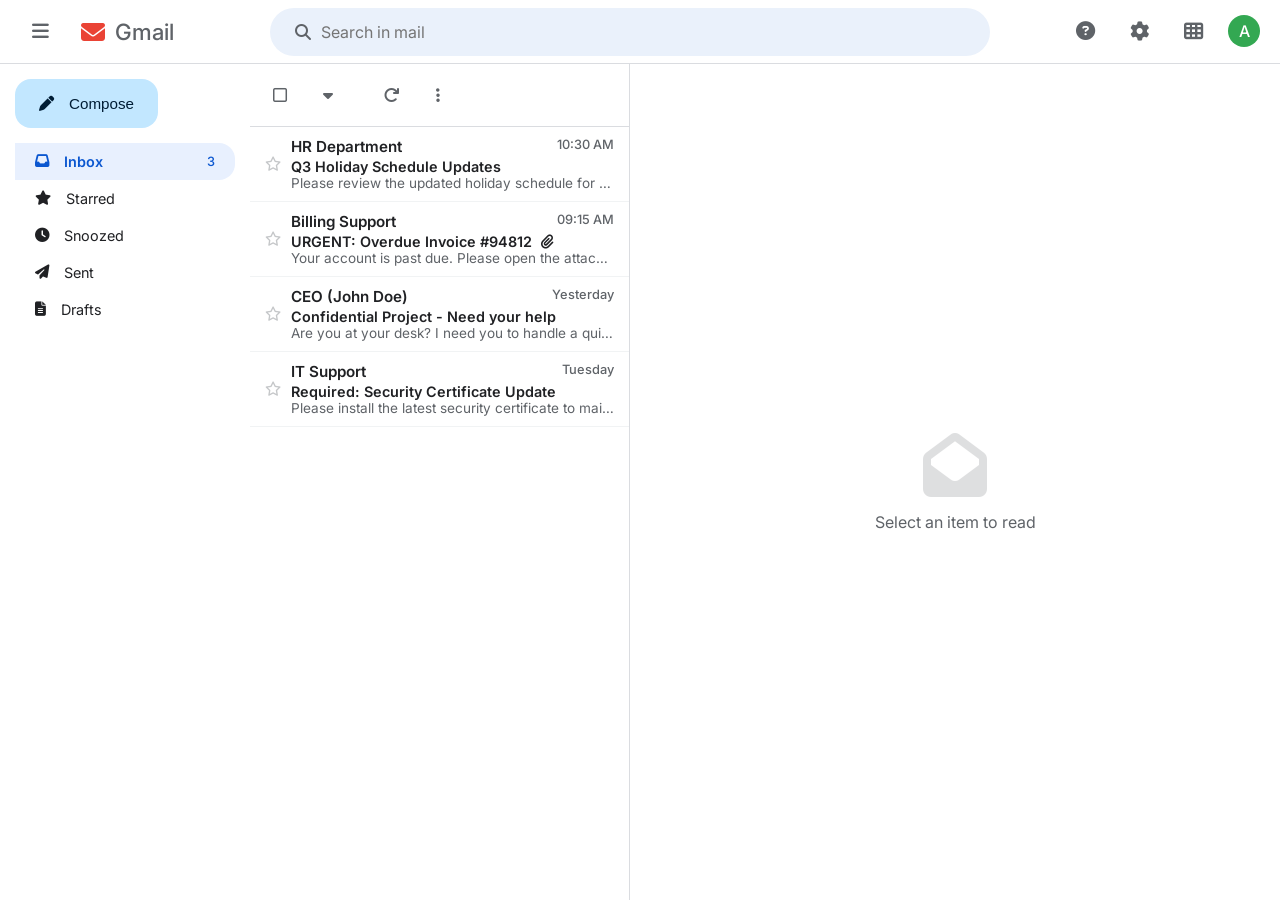
<file: Aegis_Prototype/index.html>
<!DOCTYPE html>
<html lang="en">

<head>
    <meta charset="UTF-8">
    <meta name="viewport" content="width=device-width, initial-scale=1.0">
    <title>SME Webmail & Aegis Phishing Analyzer</title>
    <link rel="stylesheet" href="styles.css">
    <link href="https://fonts.googleapis.com/css2?family=Inter:wght@300;400;500;600;700;800;900&display=swap"
        rel="stylesheet">
    <link rel="stylesheet" href="https://cdnjs.cloudflare.com/ajax/libs/font-awesome/6.4.0/css/all.min.css">
</head>

<body>
    <!-- Gmail Header -->
    <header class="gmail-header">
        <div class="header-left">
            <button class="menu-btn"><i class="fas fa-bars"></i></button>
            <div class="logo">
                <i class="fas fa-envelope"></i>
                <span>Gmail</span>
            </div>
        </div>
        <div class="header-search">
            <i class="fas fa-search"></i>
            <input type="text" placeholder="Search in mail">
        </div>
        <div class="header-right">
            <i class="fas fa-question-circle header-icon"></i>
            <i class="fas fa-cog header-icon"></i>
            <i class="fas fa-th header-icon"></i>
            <div class="profile-pic">A</div>
        </div>
    </header>

    <div class="app-container">
        <!-- Webmail Sidebar -->
        <aside class="mail-sidebar">
            <button class="compose-btn"><i class="fas fa-pen"></i> Compose</button>
            <ul class="nav-links">
                <li class="active"><i class="fas fa-inbox"></i> Inbox <span class="badge">3</span></li>
                <li><i class="fas fa-star"></i> Starred</li>
                <li><i class="fas fa-clock"></i> Snoozed</li>
                <li><i class="fas fa-paper-plane"></i> Sent</li>
                <li><i class="fas fa-file-alt"></i> Drafts</li>
            </ul>
        </aside>

        <!-- Webmail Inbox List -->
        <section class="mail-list">
            <div class="list-header">
                <i class="far fa-square"></i>
                <i class="fas fa-caret-down" style="margin-right: 15px;"></i>
                <i class="fas fa-redo"></i>
                <i class="fas fa-ellipsis-v"></i>
            </div>
            <div class="email-items" id="email-list">
                <!-- Emails populated by JS -->
            </div>
        </section>

        <!-- Webmail Reader -->
        <section class="mail-reader" id="mail-reader">
            <div class="empty-state" id="empty-state">
                <i class="fas fa-envelope-open"></i>
                <p>Select an item to read</p>
            </div>
            
            <div class="email-content-wrapper" id="email-content-wrapper" style="display: none;">
                <!-- New Risk Banner -->
                <div class="risk-banner" id="top-risk-banner" style="display: none;">
                    <div class="risk-banner-score">
                        <i class="fas fa-shield-alt" id="top-risk-icon"></i>
                        <span id="top-risk-text">Aegis Analyzer Status</span>
                    </div>
                    <span id="top-risk-percentage"></span>
                </div>

                <div class="reader-header">
                    <h2 id="email-subject">Subject</h2>
                </div>
                <div class="meta">
                    <div class="sender-info">
                        <div class="avatar" id="sender-avatar">A</div>
                        <div>
                            <h4 id="email-sender-name">Sender Name</h4>
                            <p id="email-sender-address">to me <i class="fas fa-caret-down" style="font-size: 0.8rem; margin-left: 5px;"></i></p>
                        </div>
                    </div>
                    <div class="time" id="email-time">10:00 AM</div>
                </div>
                <div class="reader-body" id="email-body">
                    <!-- Body content -->
                </div>
                <div class="attachments" id="email-attachments" style="display: none;">
                    <h4><i class="fas fa-paperclip"></i> Attachments</h4>
                    <div class="attachment-item" id="attachment-content">
                        <i class="fas fa-file-pdf" style="color: #ea4335;"></i>
                        <span id="attachment-name">document.pdf</span>
                    </div>
                </div>
            </div>
        </section>

        <!-- Aegis Context Analyzer Overlay -->
        <div class="analyzer-overlay" id="analyzer-overlay">
            <div class="analyzer-header">
                <h3><i class="fas fa-shield-alt text-glow"></i> Aegis Phishing Analyzer</h3>
                <button id="close-analyzer"><i class="fas fa-times"></i></button>
            </div>

            <div class="analyzer-status" id="analyzer-status">
                <div class="spinner"></div>
                <p>Running Multi-Layered Analysis...</p>
            </div>

            <div class="analyzer-results" id="analyzer-results" style="display: none;">

                <div class="risk-score-card" id="risk-score-card">
                    <div class="score-circle" id="score-circle">
                        <span id="score-value">0</span>%
                    </div>
                    <div class="score-text">
                        <h4 id="risk-level">Safe</h4>
                        <p id="risk-desc">No significant threats detected.</p>
                    </div>
                </div>

                <div class="layer-analysis">
                    <h4>Multi-Layered Defense Status</h4>
                    <ul class="layers-list">
                        <li id="layer-sanitization"><i class="fas fa-check-circle text-green"></i> Pre-processing: HTML
                            Sanitized</li>
                        <li id="layer-auth"><i class="fas fa-check-circle text-green"></i> Layer 1: Auth
                            (SPF/DKIM/DMARC)</li>
                        <li id="layer-attach"><i class="fas fa-minus-circle text-gray"></i> Layer 2: Attachment Check
                        </li>
                        <li id="layer-behavior"><i class="fas fa-check-circle text-green"></i> Layer 3: Behavioral
                            Analysis</li>
                        <li id="layer-nlp"><i class="fas fa-check-circle text-green"></i> Layer 4: Deep NLP Context</li>
                    </ul>
                </div>

                <div class="xai-box" id="xai-box">
                    <h4><i class="fas fa-brain"></i> Explainable AI (XAI) Insight</h4>
                    <p id="xai-text">This email follows standard communication patterns.</p>
                </div>

                <div class="actions">
                    <button class="btn btn-primary" id="whitelist-btn" style="display: none;"><i
                            class="fas fa-user-check"></i> Whitelist Sender</button>
                    <button class="btn" id="block-btn" style="display: none;"><i class="fas fa-ban"></i> Block</button>
                    <button class="btn" id="report-btn" style="display: none;"><i class="fas fa-flag"></i> Report False
                        Positive</button>
                    <button class="btn" id="full-analysis-btn"><i class="fas fa-search-plus"></i> View Full
                        Analysis</button>
                </div>
            </div>
        </div>

        <!-- Floating Action Button -->
        <button class="fab-analyze" id="fab-analyze" title="Analyze with AI" style="display: none;">
            <i class="fas fa-shield-alt"></i> Scan
        </button>

        <!-- ===== FULL ANALYSIS MODAL ===== -->
        <div class="full-analysis-modal" id="full-analysis-modal">
            <div class="fam-backdrop" id="fam-backdrop"></div>
            <div class="fam-panel">
                <!-- Panel Header -->
                <div class="fam-header" id="fam-header">
                    <div class="fam-header-left">
                        <div class="fam-logo">
                            <i class="fas fa-shield-alt"></i>
                        </div>
                        <div>
                            <div class="fam-title">Aegis Full Analysis Report</div>
                            <div class="fam-subtitle" id="fam-subtitle">Comprehensive Threat Intelligence</div>
                        </div>
                    </div>
                    <div class="fam-header-right">
                        <div class="fam-risk-badge" id="fam-risk-badge">—</div>
                        <button class="fam-close-btn" id="fam-close-btn"><i class="fas fa-times"></i></button>
                    </div>
                </div>

                <!-- Panel Body -->
                <div class="fam-body">

                    <!-- Left Column -->
                    <div class="fam-col-left">

                        <!-- Risk Gauge Card -->
                        <div class="fam-card fam-gauge-card">
                            <div class="fam-card-label"><i class="fas fa-tachometer-alt"></i> Aegis Risk Score</div>
                            <div class="fam-gauge-wrap">
                                <svg class="fam-gauge-svg" viewBox="0 0 200 120" xmlns="http://www.w3.org/2000/svg">
                                    <defs>
                                        <linearGradient id="gaugeGradient" x1="0%" y1="0%" x2="100%" y2="0%">
                                            <stop offset="0%" style="stop-color:#22c55e"/>
                                            <stop offset="50%" style="stop-color:#f59e0b"/>
                                            <stop offset="100%" style="stop-color:#ef4444"/>
                                        </linearGradient>
                                    </defs>
                                    <!-- Track -->
                                    <path d="M 20 100 A 80 80 0 0 1 180 100" fill="none" stroke="#e5e7eb" stroke-width="14" stroke-linecap="round"/>
                                    <!-- Fill -->
                                    <path id="fam-gauge-fill" d="M 20 100 A 80 80 0 0 1 180 100" fill="none" stroke="url(#gaugeGradient)" stroke-width="14" stroke-linecap="round" stroke-dasharray="251.2" stroke-dashoffset="251.2" style="transition: stroke-dashoffset 1.2s cubic-bezier(0.34,1.56,0.64,1);"/>
                                    <!-- Needle -->
                                    <line id="fam-gauge-needle" x1="100" y1="100" x2="100" y2="30" stroke="#1e293b" stroke-width="3" stroke-linecap="round" style="transform-origin: 100px 100px; transition: transform 1.2s cubic-bezier(0.34,1.56,0.64,1);"/>
                                    <circle cx="100" cy="100" r="6" fill="#1e293b"/>
                                    <!-- Labels -->
                                    <text x="15" y="118" font-size="10" fill="#6b7280" text-anchor="middle">0</text>
                                    <text x="100" y="18" font-size="10" fill="#6b7280" text-anchor="middle">50</text>
                                    <text x="185" y="118" font-size="10" fill="#6b7280" text-anchor="middle">100</text>
                                </svg>
                                <div class="fam-gauge-score-wrap">
                                    <div class="fam-gauge-score" id="fam-gauge-score">0<span>%</span></div>
                                    <div class="fam-gauge-label" id="fam-gauge-label">Analyzing...</div>
                                </div>
                            </div>
                        </div>

                        <!-- Email Metadata Card -->
                        <div class="fam-card">
                            <div class="fam-card-label"><i class="fas fa-envelope-open-text"></i> Email Metadata</div>
                            <div class="fam-meta-grid">
                                <div class="fam-meta-item">
                                    <div class="fam-meta-key">From</div>
                                    <div class="fam-meta-val" id="fam-meta-from">—</div>
                                </div>
                                <div class="fam-meta-item">
                                    <div class="fam-meta-key">Domain</div>
                                    <div class="fam-meta-val fam-domain" id="fam-meta-domain">—</div>
                                </div>
                                <div class="fam-meta-item">
                                    <div class="fam-meta-key">Subject</div>
                                    <div class="fam-meta-val" id="fam-meta-subject">—</div>
                                </div>
                                <div class="fam-meta-item">
                                    <div class="fam-meta-key">Time</div>
                                    <div class="fam-meta-val" id="fam-meta-time">—</div>
                                </div>
                                <div class="fam-meta-item">
                                    <div class="fam-meta-key">Attachment</div>
                                    <div class="fam-meta-val" id="fam-meta-attach">None</div>
                                </div>
                            </div>
                        </div>

                        <!-- XAI Card -->
                        <div class="fam-card fam-xai-card">
                            <div class="fam-card-label"><i class="fas fa-brain"></i> XAI Explanation</div>
                            <p class="fam-xai-text" id="fam-xai-text">—</p>
                            <div class="fam-xai-footer">
                                <i class="fas fa-info-circle"></i> Generated by Aegis Explainable AI engine
                            </div>
                        </div>

                    </div>

                    <!-- Right Column -->
                    <div class="fam-col-right">

                        <!-- Defense Layers -->
                        <div class="fam-card">
                            <div class="fam-card-label"><i class="fas fa-layer-group"></i> Multi-Layer Defense Breakdown</div>
                            <div class="fam-layers" id="fam-layers">
                                <!-- Populated by JS -->
                            </div>
                        </div>

                        <!-- Threat Indicators -->
                        <div class="fam-card" id="fam-indicators-card">
                            <div class="fam-card-label"><i class="fas fa-exclamation-triangle"></i> Active Threat Indicators</div>
                            <div class="fam-indicators" id="fam-indicators">
                                <!-- Populated by JS -->
                            </div>
                        </div>

                        <!-- Recommendation Card -->
                        <div class="fam-card fam-recommendation-card" id="fam-recommendation-card">
                            <div class="fam-card-label"><i class="fas fa-shield-check"></i> Aegis Recommendation</div>
                            <div class="fam-recommendation" id="fam-recommendation">—</div>
                            <div class="fam-action-row">
                                <button class="fam-action-btn fam-btn-whitelist" id="fam-whitelist-btn" style="display:none;"><i class="fas fa-user-check"></i> Whitelist Sender</button>
                                <button class="fam-action-btn fam-btn-block" id="fam-block-btn" style="display:none;"><i class="fas fa-ban"></i> Block & Report</button>
                                <button class="fam-action-btn fam-btn-report" id="fam-report-btn" style="display:none;"><i class="fas fa-flag"></i> False Positive</button>
                            </div>
                        </div>

                    </div>
                </div>
            </div>
        </div>

    <!-- JS Threat Overlay -->
        <div class="js-threat-overlay" id="js-threat-overlay" style="display: none;">
            <div class="js-threat-box">
                <i class="fas fa-skull-crossbones"></i>
                <h2>Malicious Script Blocked</h2>
                <p id="js-threat-text">Aegis has prevented a known Web Skimmer from loading on this page.</p>
                <button id="close-threat-btn">Return to Safety</button>
            </div>
        </div>

    </div>
    <script src="app.js"></script>
</body>

</html>
</file>
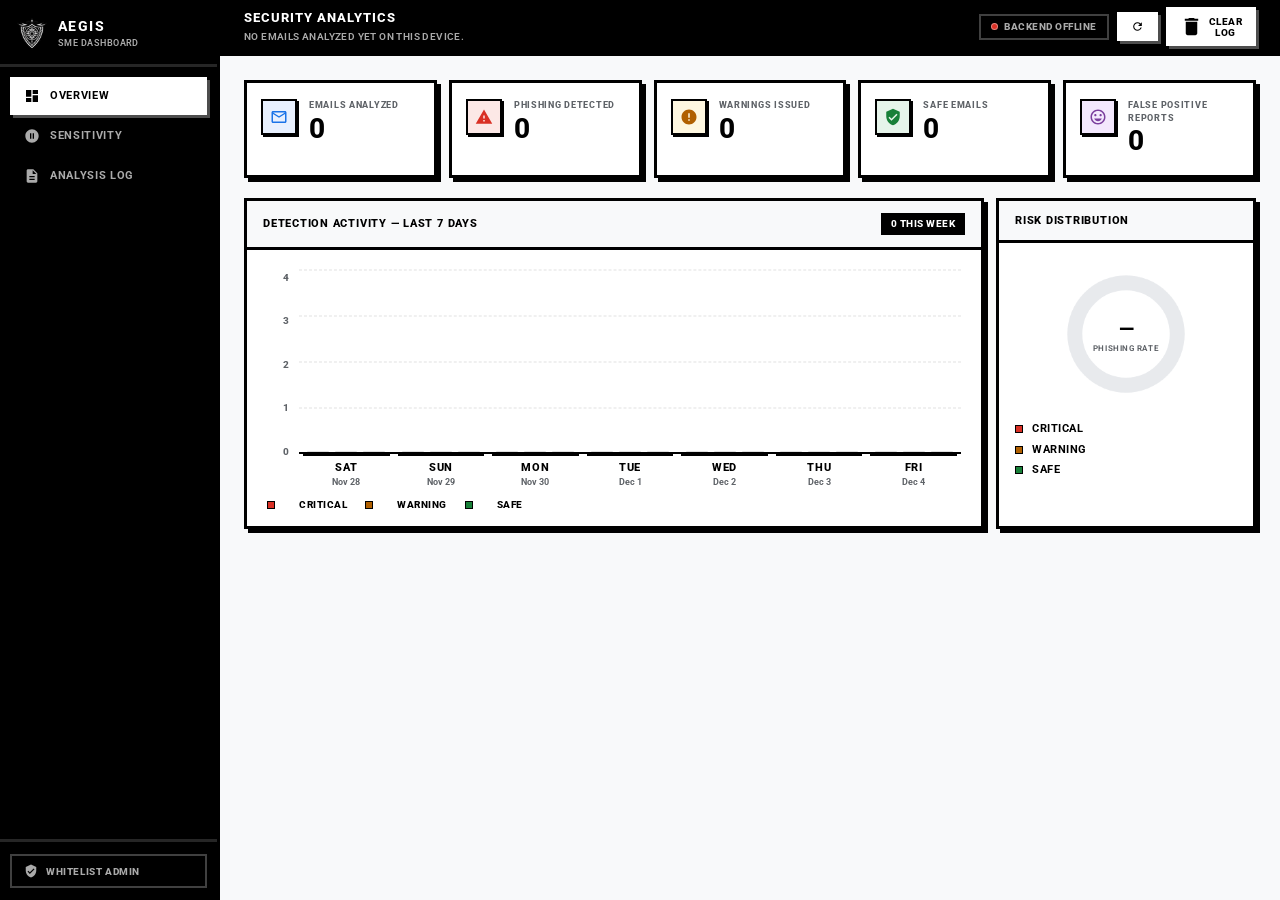
<file: aegis-extension/dashboard/dashboard.html>
<!DOCTYPE html>
<html lang="en">
<head>
  <meta charset="UTF-8">
  <meta name="viewport" content="width=device-width, initial-scale=1.0">
  <title>Aegis SME Dashboard — Detection Analytics</title>
  <meta name="description" content="Aegis SME Owner Dashboard: monitor phishing detection statistics, configure risk sensitivity, and review recent analysis logs.">
  <link rel="stylesheet" href="dashboard.css">
</head>
<body>

  <!-- ── Sidebar Navigation ── -->
  <nav class="sidebar" id="sidebar" role="navigation" aria-label="Dashboard navigation">
    <div class="sidebar-brand">
      <img src="../icons/icon48.png" alt="Aegis Logo" class="sidebar-logo">
      <div class="sidebar-brand-text">
        <span class="sidebar-title">AEGIS</span>
        <span class="sidebar-sub">SME Dashboard</span>
      </div>
    </div>

    <ul class="sidebar-nav" role="list">
      <li>
        <a href="#section-overview"  class="nav-link active" id="nav-overview" data-section="overview" role="link" aria-current="page">
          <svg viewBox="0 0 24 24" aria-hidden="true"><path d="M3 13h8V3H3v10zm0 8h8v-6H3v6zm10 0h8V11h-8v10zm0-18v6h8V3h-8z"/></svg>
          Overview
        </a>
      </li>
      <li>
        <a href="#section-sensitivity" class="nav-link" id="nav-sensitivity" data-section="sensitivity" role="link">
          <svg viewBox="0 0 24 24" aria-hidden="true"><path d="M12 2C6.48 2 2 6.48 2 12s4.48 10 10 10 10-4.48 10-10S17.52 2 12 2zm-1 14H9V8h2v8zm4 0h-2V8h2v8z"/></svg>
          Sensitivity
        </a>
      </li>
      <li>
        <a href="#section-log" class="nav-link" id="nav-log" data-section="log" role="link">
          <svg viewBox="0 0 24 24" aria-hidden="true"><path d="M14 2H6c-1.1 0-2 .9-2 2v16c0 1.1.89 2 2 2h12c1.1 0 2-.9 2-2V8l-6-6zm2 16H8v-2h8v2zm0-4H8v-2h8v2zm-3-5V3.5L18.5 9H13z"/></svg>
          Analysis Log
        </a>
      </li>
    </ul>

    <div class="sidebar-footer">
      <button class="sidebar-whitelist-btn" id="btn-open-whitelist" title="Open Whitelist Dashboard">
        <svg viewBox="0 0 24 24" aria-hidden="true"><path d="M12 1L3 5v6c0 5.55 3.84 10.74 9 12 5.16-1.26 9-6.45 9-12V5l-9-4zm-2 16l-4-4 1.41-1.41L10 14.17l6.59-6.59L18 9l-8 8z"/></svg>
        Whitelist Admin
      </button>
    </div>
  </nav>

  <!-- ── Main Content ── -->
  <main class="main-content" id="main-content" role="main">

    <!-- Top Bar -->
    <header class="topbar" id="topbar">
      <div class="topbar-left">
        <h1 class="topbar-title">Security Analytics</h1>
        <span class="topbar-sub" id="topbar-subtitle">Loading statistics…</span>
      </div>
      <div class="topbar-right">
        <div class="backend-status-pill" id="backend-status-pill" title="Backend connection status">
          <span class="status-dot" id="backend-dot"></span>
          <span id="backend-status-text">Connecting…</span>
        </div>
        <button class="btn-refresh" id="btn-refresh-stats" title="Refresh statistics" aria-label="Refresh statistics">
          <svg viewBox="0 0 24 24"><path d="M17.65 6.35A7.958 7.958 0 0 0 12 4c-4.42 0-7.99 3.58-7.99 8s3.57 8 7.99 8c3.73 0 6.84-2.55 7.73-6h-2.08A5.99 5.99 0 0 1 12 18c-3.31 0-6-2.69-6-6s2.69-6 6-6c1.66 0 3.14.69 4.22 1.78L13 11h7V4l-2.35 2.35z"/></svg>
        </button>
        <button class="btn-clear-log" id="btn-clear-log" title="Clear local detection log" aria-label="Clear detection log">
          <svg viewBox="0 0 24 24"><path d="M6 19c0 1.1.9 2 2 2h8c1.1 0 2-.9 2-2V7H6v12zM19 4h-3.5l-1-1h-5l-1 1H5v2h14V4z"/></svg>
          Clear Log
        </button>
      </div>
    </header>

    <!-- ══ SECTION: Overview ══ -->
    <section class="dash-section active" id="section-overview" aria-labelledby="nav-overview">

      <!-- KPI Cards Row -->
      <div class="kpi-grid" role="list" aria-label="Key performance indicators">

        <article class="kpi-card" role="listitem" id="kpi-total">
          <div class="kpi-icon kpi-icon--blue">
            <svg viewBox="0 0 24 24"><path d="M20 4H4c-1.1 0-2 .9-2 2v12c0 1.1.9 2 2 2h16c1.1 0 2-.9 2-2V6c0-1.1-.9-2-2-2zm0 14H4V8l8 5 8-5v10zm-8-7L4 6h16l-8 5z"/></svg>
          </div>
          <div class="kpi-body">
            <span class="kpi-label">Emails Analyzed</span>
            <span class="kpi-value" id="kpi-total-val">—</span>
            <span class="kpi-delta" id="kpi-total-delta"></span>
          </div>
        </article>

        <article class="kpi-card" role="listitem" id="kpi-phishing">
          <div class="kpi-icon kpi-icon--red">
            <svg viewBox="0 0 24 24"><path d="M1 21h22L12 2 1 21zm12-3h-2v-2h2v2zm0-4h-2v-4h2v4z"/></svg>
          </div>
          <div class="kpi-body">
            <span class="kpi-label">Phishing Detected</span>
            <span class="kpi-value" id="kpi-phishing-val">—</span>
            <span class="kpi-delta" id="kpi-phishing-delta"></span>
          </div>
        </article>

        <article class="kpi-card" role="listitem" id="kpi-warning">
          <div class="kpi-icon kpi-icon--yellow">
            <svg viewBox="0 0 24 24"><path d="M12 2C6.48 2 2 6.48 2 12s4.48 10 10 10 10-4.48 10-10S17.52 2 12 2zm1 15h-2v-2h2v2zm0-4h-2V7h2v6z"/></svg>
          </div>
          <div class="kpi-body">
            <span class="kpi-label">Warnings Issued</span>
            <span class="kpi-value" id="kpi-warning-val">—</span>
            <span class="kpi-delta" id="kpi-warning-delta"></span>
          </div>
        </article>

        <article class="kpi-card" role="listitem" id="kpi-safe">
          <div class="kpi-icon kpi-icon--green">
            <svg viewBox="0 0 24 24"><path d="M12 1L3 5v6c0 5.55 3.84 10.74 9 12 5.16-1.26 9-6.45 9-12V5l-9-4zm-2 16l-4-4 1.41-1.41L10 14.17l6.59-6.59L18 9l-8 8z"/></svg>
          </div>
          <div class="kpi-body">
            <span class="kpi-label">Safe Emails</span>
            <span class="kpi-value" id="kpi-safe-val">—</span>
            <span class="kpi-delta" id="kpi-safe-delta"></span>
          </div>
        </article>

        <article class="kpi-card" role="listitem" id="kpi-fp">
          <div class="kpi-icon kpi-icon--purple">
            <svg viewBox="0 0 24 24"><path d="M12 2C6.48 2 2 6.48 2 12s4.48 10 10 10 10-4.48 10-10S17.52 2 12 2zm0 18c-4.42 0-8-3.58-8-8s3.58-8 8-8 8 3.58 8 8-3.58 8-8 8zm3.5-9c.83 0 1.5-.67 1.5-1.5S16.33 8 15.5 8 14 8.67 14 9.5s.67 1.5 1.5 1.5zm-7 0c.83 0 1.5-.67 1.5-1.5S9.33 8 8.5 8 7 8.67 7 9.5 7.67 11 8.5 11zm3.5 6.5c2.33 0 4.31-1.46 5.11-3.5H6.89c.8 2.04 2.78 3.5 5.11 3.5z"/></svg>
          </div>
          <div class="kpi-body">
            <span class="kpi-label">False Positive Reports</span>
            <span class="kpi-value" id="kpi-fp-val">—</span>
            <span class="kpi-delta" id="kpi-fp-delta"></span>
          </div>
        </article>

      </div><!-- /.kpi-grid -->

      <!-- Charts Row -->
      <div class="charts-row">

        <!-- 7-Day Bar Chart -->
        <div class="chart-card chart-card--wide">
          <div class="chart-header">
            <h2 class="chart-title">Detection Activity — Last 7 Days</h2>
            <span class="chart-badge" id="chart-activity-badge">Analyzing…</span>
          </div>
          <div class="bar-chart-wrapper" role="img" aria-label="7-day detection bar chart" id="bar-chart-wrapper">
            <div id="bar-chart" class="aegis-bar-chart" aria-hidden="true"></div>
            <div class="bar-chart-legend">
              <span class="legend-dot legend-dot--red"></span> Critical
              <span class="legend-dot legend-dot--amber"></span> Warning
              <span class="legend-dot legend-dot--green"></span> Safe
            </div>
          </div>
        </div>

        <!-- Risk Distribution Donut -->
        <div class="chart-card chart-card--narrow">
          <div class="chart-header">
            <h2 class="chart-title">Risk Distribution</h2>
          </div>
          <div class="donut-wrapper" role="img" aria-label="Risk distribution donut chart">
            <canvas id="donut-chart" width="220" height="220" aria-hidden="true"></canvas>
            <div class="donut-center-label">
              <span id="donut-center-pct">—</span>
              <span class="donut-center-sub">phishing rate</span>
            </div>
          </div>
          <ul class="donut-legend" id="donut-legend" role="list">
            <li><span class="legend-dot legend-dot--red"></span> Critical</li>
            <li><span class="legend-dot legend-dot--amber"></span> Warning</li>
            <li><span class="legend-dot legend-dot--green"></span> Safe</li>
          </ul>
        </div>

      </div><!-- /.charts-row -->

    </section><!-- /#section-overview -->

    <!-- ══ SECTION: Sensitivity ══ -->
    <section class="dash-section" id="section-sensitivity" aria-labelledby="nav-sensitivity">
      <div class="section-header">
        <h2 class="section-title">Risk Tier Sensitivity</h2>
        <p class="section-desc">Adjust the thresholds that determine when Aegis classifies an email as <em>Warning</em> or <em>Critical</em>. Changes are stored locally and applied on the next analysis.</p>
      </div>

      <div class="sensitivity-card">
        <!-- Guided Sensitivity Presets (Row 21 / I-12) -->
        <div class="sens-presets-wrap" id="sens-presets-wrap">
          <div class="sens-presets-header">
            <span class="sens-tier-name">Guided Protection Profiles</span>
            <span class="sens-tier-desc">Select an operational preset or fine-tune thresholds below. Hover over each preset for risk guidance.</span>
          </div>
          <div class="sens-presets-group" role="group" aria-label="Guided Protection Profiles">
            <button type="button" class="preset-btn" id="preset-conservative"
              title="Conservative (High Protection): Warning ≥ 35%, Critical ≥ 65%. Prioritizes maximum threat interception. Recommended for financial, executive, or wire-transfer inboxes."
              data-warn="35" data-crit="65">
              <span class="preset-btn-icon">🛡️</span>
              <div class="preset-btn-text">
                <span class="preset-btn-title">Conservative</span>
                <span class="preset-btn-sub">35% / 65% · High Protection</span>
              </div>
            </button>
            <button type="button" class="preset-btn preset-btn--active" id="preset-standard"
              title="Standard (Default): Warning ≥ 45%, Critical ≥ 75%. Balanced sensitivity for standard operational SME workflows."
              data-warn="45" data-crit="75">
              <span class="preset-btn-icon">⚖️</span>
              <div class="preset-btn-text">
                <span class="preset-btn-title">Standard</span>
                <span class="preset-btn-sub">45% / 75% · Balanced (Default)</span>
              </div>
            </button>
            <button type="button" class="preset-btn" id="preset-aggressive"
              title="Aggressive (Low Alert Volume): Warning ≥ 55%, Critical ≥ 85%. Requires stronger multi-layer corroboration before alerting. Minimizes false alerts in high-volume environments."
              data-warn="55" data-crit="85">
              <span class="preset-btn-icon">⚡</span>
              <div class="preset-btn-text">
                <span class="preset-btn-title">Aggressive</span>
                <span class="preset-btn-sub">55% / 85% · Low Alert Volume</span>
              </div>
            </button>
          </div>
        </div>

        <div class="sens-row" id="sens-row-warning">
          <div class="sens-label-group">
            <span class="sens-tier-dot sens-tier-dot--amber"></span>
            <div>
              <span class="sens-tier-name">Warning Threshold</span>
              <span class="sens-tier-desc">Emails scoring at or above this value show an amber warning banner.</span>
            </div>
          </div>
          <div class="sens-slider-group">
            <input type="range" class="sens-slider" id="slider-warning"
              min="30" max="75" step="1" value="45"
              aria-label="Warning threshold slider" aria-valuemin="30" aria-valuemax="75">
            <div class="sens-value-badge" id="badge-warning">45%</div>
          </div>
        </div>

        <div class="sens-divider"></div>

        <div class="sens-row" id="sens-row-critical">
          <div class="sens-label-group">
            <span class="sens-tier-dot sens-tier-dot--red"></span>
            <div>
              <span class="sens-tier-name">Critical Threshold</span>
              <span class="sens-tier-desc">Emails scoring at or above this value show a critical alert requiring explicit user acknowledgement.</span>
            </div>
          </div>
          <div class="sens-slider-group">
            <input type="range" class="sens-slider" id="slider-critical"
              min="50" max="95" step="1" value="75"
              aria-label="Critical threshold slider" aria-valuemin="50" aria-valuemax="95">
            <div class="sens-value-badge sens-value-badge--red" id="badge-critical">75%</div>
          </div>
        </div>

        <div class="sens-preview" id="sens-preview">
          <div class="sens-preview-bar" id="sens-preview-bar"></div>
          <div class="sens-preview-labels">
            <span class="prev-label prev-label--green">Safe</span>
            <span class="prev-label prev-label--amber" id="prev-warn-label">≥ 45% Warning</span>
            <span class="prev-label prev-label--red" id="prev-crit-label">≥ 75% Critical</span>
          </div>
        </div>

        <div class="sens-actions">
          <button class="btn-save-sens" id="btn-save-sensitivity" aria-label="Save sensitivity thresholds">
            <svg viewBox="0 0 24 24"><path d="M17 3H5c-1.11 0-2 .9-2 2v14c0 1.1.89 2 2 2h14c1.1 0 2-.9 2-2V7l-4-4zm-5 16c-1.66 0-3-1.34-3-3s1.34-3 3-3 3 1.34 3 3-1.34 3-3 3zm3-10H5V5h10v4z"/></svg>
            Save Thresholds
          </button>
          <button class="btn-reset-sens" id="btn-reset-sensitivity" aria-label="Reset to default thresholds">
            Reset to Defaults
          </button>
        </div>

        <div class="sens-toast" id="sens-toast" role="status" aria-live="polite"></div>
      </div>
    </section><!-- /#section-sensitivity -->

    <!-- ══ SECTION: Analysis Log ══ -->
    <section class="dash-section" id="section-log" aria-labelledby="nav-log">
      <div class="section-header">
        <h2 class="section-title">Recent Analysis Log</h2>
        <p class="section-desc">The last 100 email analyses processed by Aegis on this device. Data is stored locally and never transmitted.</p>
      </div>

      <div class="log-toggle-container" style="display: flex; align-items: center; gap: 10px; margin-bottom: 16px; padding: 10px 14px; background: rgba(255,255,255,0.03); border: 1px solid rgba(255,255,255,0.08); border-radius: 8px;">
        <input type="checkbox" id="toggle-detection-logging" checked style="cursor: pointer; width: 16px; height: 16px;">
        <label for="toggle-detection-logging" style="font-size: 13px; color: var(--text-secondary); cursor: pointer; user-select: none;">
          Enable Detection Log (store scan history locally on this device)
        </label>
        <span id="logging-status-text" style="margin-left: auto; font-size: 12px; color: #10b981; font-weight: 500;">Active</span>
      </div>

      <div class="log-filter-bar">
        <button class="log-filter-btn active" data-filter="all" id="filter-all">All</button>
        <button class="log-filter-btn" data-filter="Critical" id="filter-critical">Critical</button>
        <button class="log-filter-btn" data-filter="Warning" id="filter-warning">Warning</button>
        <button class="log-filter-btn" data-filter="Safe" id="filter-safe">Safe</button>
        <div class="log-search-wrap">
          <svg viewBox="0 0 24 24" aria-hidden="true"><path d="M15.5 14h-.79l-.28-.27A6.471 6.471 0 0 0 16 9.5 6.5 6.5 0 1 0 9.5 16c1.61 0 3.09-.59 4.23-1.57l.27.28v.79l5 4.99L20.49 19l-4.99-5zm-6 0C7.01 14 5 11.99 5 9.5S7.01 5 9.5 5 14 7.01 14 9.5 11.99 14 9.5 14z"/></svg>
          <input type="text" class="log-search-input" id="log-search" placeholder="Search sender or subject…" aria-label="Search analysis log">
        </div>
      </div>

      <div class="log-table-wrap">
        <table class="log-table" role="table" id="log-table">
          <thead>
            <tr role="row">
              <th role="columnheader" scope="col">Time</th>
              <th role="columnheader" scope="col">Sender</th>
              <th role="columnheader" scope="col">Subject</th>
              <th role="columnheader" scope="col">Score</th>
              <th role="columnheader" scope="col">Verdict</th>
            </tr>
          </thead>
          <tbody id="log-tbody" role="rowgroup">
            <!-- Populated by dashboard.js -->
          </tbody>
        </table>
        <div class="log-empty" id="log-empty" role="status">
          <svg viewBox="0 0 24 24" aria-hidden="true"><path d="M20 6h-2.18c.07-.44.18-.88.18-1.38C18 2.51 15.48 0 12.38 0c-1.61 0-3.07.67-4.11 1.74L12 5.87l3.73-3.73c.61-.61 1.49-.96 2.27-.14.78.83.68 2.13-.14 2.87L12 10.73 4.14 4.87c-.82-.74-.92-2.04-.14-2.87.78-.82 1.66-.47 2.27.14L10 5.87 13.73 2.14C12.69 1.07 11.23.4 9.62.4 6.52.4 4 2.91 4 5.62c0 .5.11.94.18 1.38H2L0 20h24L22 8H4.09c-.07-.27-.09-.53-.09-.8 0-1.93 1.57-3.5 3.5-3.5.97 0 1.85.4 2.49 1.05L12 6.87l2.01-2.12c.64-.65 1.52-1.05 2.49-1.05C18.43 3.7 20 5.27 20 7.2c0 .27-.02.53-.09.8H20z"/></svg>
          <p>No analysis records yet. Open an email in Gmail to begin scanning.</p>
        </div>
      </div>

      <div class="log-pagination" id="log-pagination" role="navigation" aria-label="Log pagination">
        <button class="page-btn" id="page-prev" aria-label="Previous page">‹ Prev</button>
        <span class="page-info" id="page-info">Page 1</span>
        <button class="page-btn" id="page-next" aria-label="Next page">Next ›</button>
      </div>
    </section><!-- /#section-log -->

  </main><!-- /#main-content -->

  <script src="dashboard.js"></script>
</body>
</html>
</file>
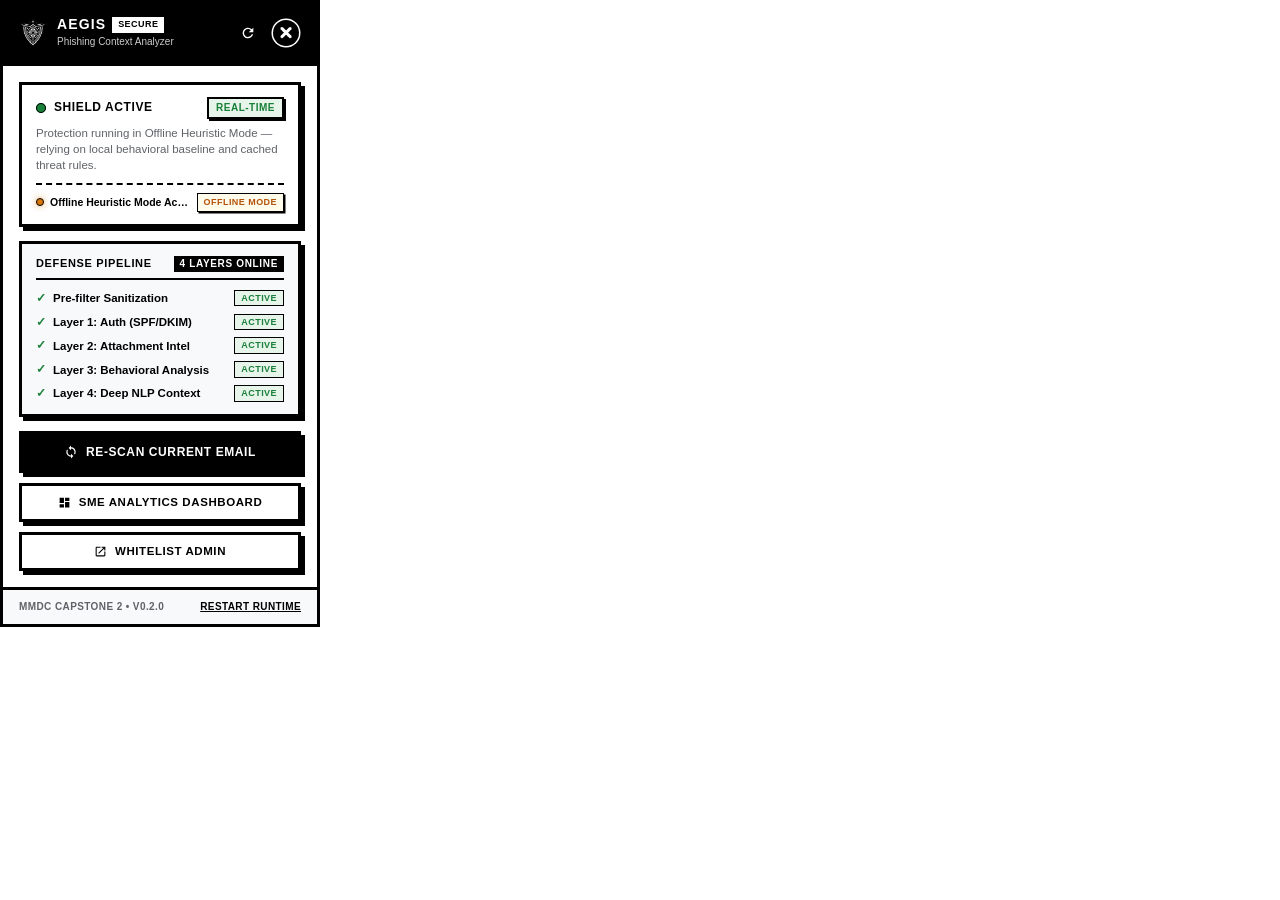
<file: aegis-extension/popup/popup.html>
<!DOCTYPE html>
<html lang="en">
<head>
  <meta charset="UTF-8">
  <meta name="viewport" content="width=device-width, initial-scale=1.0">
  <title>Aegis Phishing Analyzer</title>
  <link rel="stylesheet" href="popup.css">
</head>
<body>
  <!-- Header with Brand, Reload, and Close Buttons -->
  <header class="popup-header">
    <div class="brand-section">
      <img src="../icons/icon48.png" alt="Aegis Emblem" class="brand-icon" id="brand-icon">
      <div class="brand-title-group">
        <div class="brand-name">
          AEGIS
          <span class="brand-badge">SECURE</span>
        </div>
        <span class="brand-version">Phishing Context Analyzer</span>
      </div>
    </div>

    <div class="header-actions">
      <!-- Reload Button -->
      <button class="action-btn reload-btn" id="btn-reload" title="Reload & Re-scan" aria-label="Reload extension & re-scan">
        <svg viewBox="0 0 24 24">
          <path d="M17.65 6.35A7.958 7.958 0 0 0 12 4c-4.42 0-7.99 3.58-7.99 8s3.57 8 7.99 8c3.73 0 6.84-2.55 7.73-6h-2.08A5.99 5.99 0 0 1 12 18c-3.31 0-6-2.69-6-6s2.69-6 6-6c1.66 0 3.14.69 4.22 1.78L13 11h7V4l-2.35 2.35z"/>
        </svg>
      </button>

      <!-- Close (X) Button -->
      <button class="action-btn close-btn" id="btn-close" title="Close" aria-label="Close popup">
        <img src="../icons/close_icon.png" alt="Close" class="popup-close-img">
      </button>
    </div>
  </header>

  <!-- Content -->
  <main class="popup-content">
    <!-- Active Status Card -->
    <section class="status-card">
      <div class="status-header">
        <div class="status-indicator">
          <div class="status-dot-wrapper">
            <div class="status-pulse"></div>
            <div class="status-dot"></div>
          </div>
          <span class="status-text">SHIELD ACTIVE</span>
        </div>
        <span class="status-tag">Real-Time</span>
      </div>
      <p class="status-desc" id="status-desc">Aegis is actively monitoring email threads for phishing indicators and domain mismatches.</p>

      <!-- PR-10: Live Backend Connectivity Probe Indicator -->
      <div class="backend-status-row" id="backend-status-row">
        <div class="backend-status-label-group">
          <span class="backend-status-dot" id="backend-status-dot"></span>
          <span class="backend-status-text" id="backend-status-text">Probing backend...</span>
        </div>
        <span class="backend-status-pill" id="backend-status-pill">PROBING</span>
      </div>
    </section>

    <!-- Multi-Layer Defense Status -->
    <section class="layers-grid">
      <div class="layers-title">
        <span>Defense Pipeline</span>
        <span class="active-count">4 Layers Online</span>
      </div>
      <div class="layers-list">
        <div class="layer-item">
          <span class="layer-name">
            <span class="layer-check">✓</span> Pre-filter Sanitization
          </span>
          <span class="layer-pill">Active</span>
        </div>
        <div class="layer-item">
          <span class="layer-name">
            <span class="layer-check">✓</span> Layer 1: Auth (SPF/DKIM)
          </span>
          <span class="layer-pill">Active</span>
        </div>
        <div class="layer-item">
          <span class="layer-name">
            <span class="layer-check">✓</span> Layer 2: Attachment Intel
          </span>
          <span class="layer-pill">Active</span>
        </div>
        <div class="layer-item">
          <span class="layer-name">
            <span class="layer-check">✓</span> Layer 3: Behavioral Analysis
          </span>
          <span class="layer-pill">Active</span>
        </div>
        <div class="layer-item">
          <span class="layer-name">
            <span class="layer-check">✓</span> Layer 4: Deep NLP Context
          </span>
          <span class="layer-pill">Active</span>
        </div>
      </div>
    </section>

    <!-- Action Buttons -->
    <div class="buttons-group">
      <button class="btn-primary" id="btn-rescan">
        <svg viewBox="0 0 24 24">
          <path d="M12 4V1L8 5l4 4V6c3.31 0 6 2.69 6 6 0 1.01-.25 1.97-.7 2.8l1.46 1.46A7.93 7.93 0 0 0 20 12c0-4.42-3.58-8-8-8zm0 14c-3.31 0-6-2.69-6-6 0-1.01.25-1.97.7-2.8L5.24 7.74A7.93 7.93 0 0 0 4 12c0 4.42 3.58 8 8 8v3l4-4-4-4v3z"/>
        </svg>
        Re-Scan Current Email
      </button>

      <!-- SME Analytics Dashboard (PR-04) -->
      <button class="btn-secondary" id="btn-sme-dashboard">
        <svg viewBox="0 0 24 24">
          <path d="M3 13h8V3H3v10zm0 8h8v-6H3v6zm10 0h8V11h-8v10zm0-18v6h8V3h-8z"/>
        </svg>
        SME Analytics Dashboard
      </button>

      <button class="btn-secondary" id="btn-dashboard">
        <svg viewBox="0 0 24 24">
          <path d="M19 19H5V5h7V3H5c-1.11 0-2 .9-2 2v14c0 1.1.89 2 2 2h14c1.1 0 2-.9 2-2v-7h-2v7zM14 3v2h3.59l-9.83 9.83 1.41 1.41L19 6.41V10h2V3h-7z"/>
        </svg>
        Whitelist Admin
      </button>
    </div>

    <!-- Notification Toast Banner -->
    <div class="toast-msg" id="toast-msg">
      <span>⚡</span>
      <span id="toast-text">Refreshed</span>
    </div>
  </main>

  <!-- Footer -->
  <footer class="popup-footer">
    <span>MMDC Capstone 2 • v0.2.0</span>
    <a href="#" id="btn-reload-ext" title="Reload Extension Runtime">Restart Runtime</a>
  </footer>

  <script src="popup.js"></script>
</body>
</html>
</file>
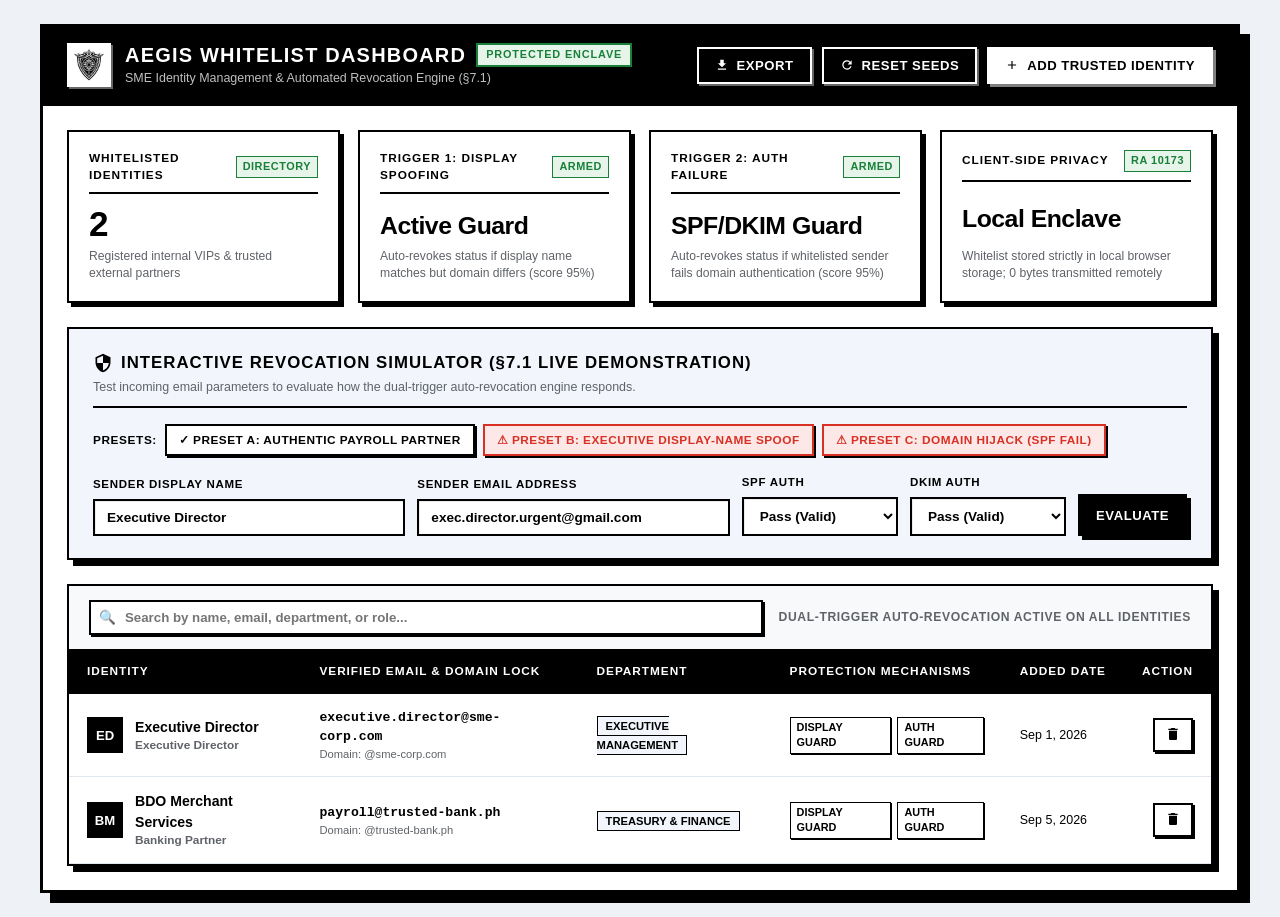
<file: aegis-extension/whitelist/whitelist_dashboard.html>
<!DOCTYPE html>
<html lang="en">
<head>
  <meta charset="UTF-8">
  <meta name="viewport" content="width=device-width, initial-scale=1.0">
  <title>Aegis — SME Whitelist Dashboard & Auto-Revocation Engine</title>
  <link rel="stylesheet" href="whitelist.css">
</head>
<body>
  <div class="dashboard-container">

    <!-- Header Navigation & Brand Bar (Neobrutalist Black Banner) -->
    <header class="header-bar">
      <div class="brand-group">
        <div class="brand-icon-wrapper">
          <img src="../icons/icon48.png" alt="Aegis Emblem" class="brand-icon-img" id="aegis-logo">
        </div>
        <div class="brand-titles">
          <h1>
            Aegis Whitelist Dashboard
            <span class="badge-privacy">Protected Enclave</span>
          </h1>
          <p>SME Identity Management & Automated Revocation Engine (§7.1)</p>
        </div>
      </div>

      <div class="header-actions">
        <button class="btn btn-secondary" id="btn-export-json" title="Export Whitelist as JSON">
          <svg viewBox="0 0 24 24" width="14" height="14" fill="currentColor">
            <path d="M19 9h-4V3H9v6H5l7 7 7-7zM5 18v2h14v-2H5z"/>
          </svg>
          Export
        </button>
        <button class="btn btn-secondary" id="btn-reset-defaults" title="Restore Default Seed Identities">
          <svg viewBox="0 0 24 24" width="14" height="14" fill="currentColor">
            <path d="M17.65 6.35A7.958 7.958 0 0 0 12 4c-4.42 0-7.99 3.58-7.99 8s3.57 8 7.99 8c3.73 0 6.84-2.55 7.73-6h-2.08A5.99 5.99 0 0 1 12 18c-3.31 0-6-2.69-6-6s2.69-6 6-6c1.66 0 3.14.69 4.22 1.78L13 11h7V4l-2.35 2.35z"/>
          </svg>
          Reset Seeds
        </button>
        <button class="btn btn-primary" id="btn-open-add-modal">
          <svg viewBox="0 0 24 24" width="14" height="14" fill="currentColor">
            <path d="M19 13h-6v6h-2v-6H5v-2h6V5h2v6h6v2z"/>
          </svg>
          Add Trusted Identity
        </button>
      </div>
    </header>

    <main class="dashboard-content">
      <!-- Key Metrics & Dual-Trigger Status Cards -->
      <section class="metrics-grid" aria-label="System Metrics">
        <div class="metric-card">
          <div class="metric-header">
            <span class="metric-title">Whitelisted Identities</span>
            <span class="metric-badge active">Directory</span>
          </div>
          <div class="metric-value" id="stat-total-identities">0</div>
          <div class="metric-desc">Registered internal VIPs & trusted external partners</div>
        </div>

        <div class="metric-card">
          <div class="metric-header">
            <span class="metric-title">Trigger 1: Display Spoofing</span>
            <span class="metric-badge active">Armed</span>
          </div>
          <div class="metric-value" style="font-size: 1.55rem; color: #000000; padding-top: 4px;">
            Active Guard
          </div>
          <div class="metric-desc">Auto-revokes status if display name matches but domain differs (score 95%)</div>
        </div>

        <div class="metric-card">
          <div class="metric-header">
            <span class="metric-title">Trigger 2: Auth Failure</span>
            <span class="metric-badge active">Armed</span>
          </div>
          <div class="metric-value" style="font-size: 1.55rem; color: #000000; padding-top: 4px;">
            SPF/DKIM Guard
          </div>
          <div class="metric-desc">Auto-revokes status if whitelisted sender fails domain authentication (score 95%)</div>
        </div>

        <div class="metric-card">
          <div class="metric-header">
            <span class="metric-title">Client-Side Privacy</span>
            <span class="metric-badge active">RA 10173</span>
          </div>
          <div class="metric-value" style="font-size: 1.55rem; color: #000000; padding-top: 4px;">
            Local Enclave
          </div>
          <div class="metric-desc">Whitelist stored strictly in local browser storage; 0 bytes transmitted remotely</div>
        </div>
      </section>

      <!-- Interactive Dual-Trigger Revocation Simulator -->
      <section class="simulator-section" aria-label="Dual-Trigger Revocation Simulator">
        <div class="simulator-header">
          <div class="simulator-titles">
            <h2>
              <svg viewBox="0 0 24 24" width="20" height="20" fill="#000000">
                <path d="M12 1L3 5v6c0 5.55 3.84 10.74 9 12 5.16-1.26 9-6.45 9-12V5l-9-4zm0 10.99h7c-.53 4.12-3.28 7.79-7 8.94V12H5V6.3l7-3.11v8.8z"/>
              </svg>
              Interactive Revocation Simulator (§7.1 Live Demonstration)
            </h2>
            <p>Test incoming email parameters to evaluate how the dual-trigger auto-revocation engine responds.</p>
          </div>
        </div>

        <!-- Quick Preset Buttons -->
        <div class="simulator-presets">
          <span style="font-size: 0.74rem; font-weight: 800; text-transform: uppercase; letter-spacing: 0.05em; color: var(--aegis-text-primary);">Presets:</span>
          <button class="preset-btn" id="preset-legit">✓ Preset A: Authentic Payroll Partner</button>
          <button class="preset-btn preset-alert-btn" id="preset-name-spoof">⚠ Preset B: Executive Display-Name Spoof</button>
          <button class="preset-btn preset-alert-btn" id="preset-auth-fail">⚠ Preset C: Domain Hijack (SPF Fail)</button>
        </div>

        <!-- Simulation Form -->
        <div class="simulator-form">
          <div class="form-group">
            <label class="form-label" for="sim-sender-name">Sender Display Name</label>
            <input type="text" class="form-input" id="sim-sender-name" value="Executive Director">
          </div>

          <div class="form-group">
            <label class="form-label" for="sim-sender-email">Sender Email Address</label>
            <input type="email" class="form-input" id="sim-sender-email" value="exec.director.urgent@gmail.com">
          </div>

          <div class="form-group">
            <label class="form-label" for="sim-spf-status">SPF Auth</label>
            <select class="form-select" id="sim-spf-status">
              <option value="pass" selected>Pass (Valid)</option>
              <option value="fail">Fail (Spoofed)</option>
              <option value="none">Neutral / None</option>
            </select>
          </div>

          <div class="form-group">
            <label class="form-label" for="sim-dkim-status">DKIM Auth</label>
            <select class="form-select" id="sim-dkim-status">
              <option value="pass" selected>Pass (Valid)</option>
              <option value="fail">Fail (Spoofed)</option>
              <option value="none">Neutral / None</option>
            </select>
          </div>

          <button class="btn btn-primary" id="btn-run-simulation" style="height: 42px;">
            Evaluate
          </button>
        </div>

        <!-- Simulation Result Output Box -->
        <div class="simulator-result-box" id="sim-result-box">
          <div class="result-header">
            <span class="result-badge" id="sim-result-badge">EVALUATION RESULT</span>
            <span class="result-score" id="sim-result-score">--</span>
          </div>
          <div class="result-reason" id="sim-result-reason">--</div>
        </div>
      </section>

      <!-- Whitelist Directory Table -->
      <section class="directory-section" aria-label="Whitelist Directory">
        <div class="directory-toolbar">
          <div class="search-box">
            <span class="search-icon">🔍</span>
            <input type="text" class="search-input" id="search-input" placeholder="Search by name, email, department, or role...">
          </div>
          <div style="font-size: 0.76rem; font-weight: 800; text-transform: uppercase; letter-spacing: 0.05em; color: var(--aegis-text-secondary);">
            Dual-Trigger Auto-Revocation Active on All Identities
          </div>
        </div>

        <div class="table-wrapper">
          <table class="whitelist-table">
            <thead>
              <tr>
                <th>Identity</th>
                <th>Verified Email & Domain Lock</th>
                <th>Department</th>
                <th>Protection Mechanisms</th>
                <th>Added Date</th>
                <th style="text-align: right;">Action</th>
              </tr>
            </thead>
            <tbody id="whitelist-table-body">
              <!-- Rendered dynamically by dashboard_controller.js -->
            </tbody>
          </table>
        </div>

        <div class="empty-state" id="table-empty-state" style="display: none;">
          <div class="empty-icon">🛡️</div>
          <p>No whitelisted identities found matching your search.</p>
        </div>
      </section>
    </main>

  </div>

  <!-- Add Identity Modal Dialog -->
  <div class="modal-backdrop" id="add-modal-backdrop" role="dialog" aria-modal="true" aria-labelledby="modal-title">
    <div class="modal-card">
      <div class="modal-header">
        <h3 id="modal-title">Add Trusted Identity</h3>
        <button class="modal-close-btn" id="btn-close-modal" aria-label="Close modal">&times;</button>
      </div>

      <form class="modal-form" id="form-add-identity">
        <div class="form-group">
          <label class="form-label" for="input-email">Sender Email Address *</label>
          <input type="email" class="form-input" id="input-email" required placeholder="e.g. cfo@sme-corp.com">
        </div>

        <div class="form-group">
          <label class="form-label" for="input-name">Contact Display Name</label>
          <input type="text" class="form-input" id="input-name" placeholder="e.g. Jane Doe">
        </div>

        <div class="form-group">
          <label class="form-label" for="input-role">Organizational Role / Title</label>
          <input type="text" class="form-input" id="input-role" placeholder="e.g. Chief Financial Officer">
        </div>

        <div class="form-group">
          <label class="form-label" for="input-department">Department / Category</label>
          <input type="text" class="form-input" id="input-department" placeholder="e.g. Executive Management, Treasury, Partner">
        </div>

        <div class="form-group">
          <label class="form-label" for="input-domain">Allowed Domain Lock (Optional)</label>
          <input type="text" class="form-input" id="input-domain" placeholder="e.g. sme-corp.com (defaults to email domain)">
        </div>

        <div class="form-group">
          <label class="form-label" for="input-notes">Security Notes</label>
          <input type="text" class="form-input" id="input-notes" placeholder="e.g. Authorized signatory for invoices">
        </div>

        <div class="modal-footer">
          <button type="button" class="btn btn-secondary" id="btn-cancel-modal">Cancel</button>
          <button type="submit" class="btn btn-primary">Save Identity</button>
        </div>
      </form>
    </div>
  </div>

  <!-- Toast Notification Container -->
  <div class="toast-container" id="toast-container"></div>

  <!-- Scripts -->
  <script src="whitelist.js"></script>
  <script src="dashboard_controller.js"></script>
</body>
</html>
</file>
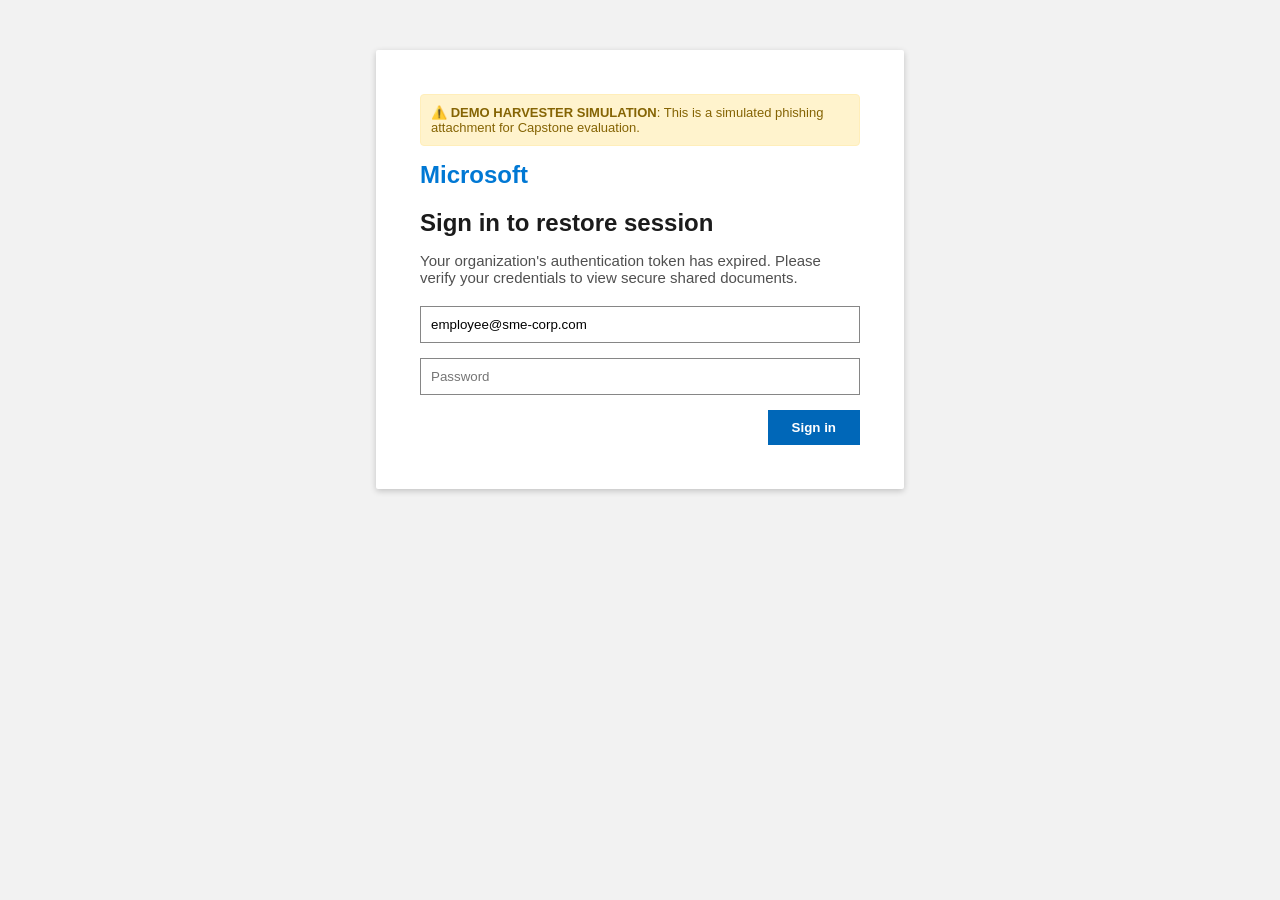
<file: demo_emails/attachments/Office365_Verification_Portal.html>
<!DOCTYPE html>
<html lang="en">
<head>
    <meta charset="UTF-8">
    <title>Microsoft Office 365 - Session Expired</title>
    <!-- 
      ACADEMIC DEMO SIMULATION FILE ONLY
      Used for Capstone Phishing Context Analyzer demonstration.
      This file does not transmit data or perform malicious actions.
    -->
    <style>
        body { font-family: 'Segoe UI', Tahoma, Geneva, Verdana, sans-serif; background-color: #f2f2f2; margin: 0; padding: 50px 0; display: flex; justify-content: center; }
        .login-box { background: #fff; width: 440px; padding: 44px; box-shadow: 0 2px 6px rgba(0,0,0,0.2); border-radius: 2px; }
        .logo { font-size: 24px; font-weight: 600; color: #0078d4; margin-bottom: 20px; }
        h2 { font-size: 24px; margin: 0 0 12px 0; color: #1b1b1b; }
        p { font-size: 15px; color: #505050; margin-bottom: 20px; }
        input[type="text"], input[type="password"] { width: 100%; padding: 10px; margin-bottom: 15px; border: 1px solid #868686; box-sizing: border-box; }
        button { background-color: #0067b8; color: white; border: none; padding: 10px 24px; cursor: pointer; float: right; font-weight: 600; }
        .warning-banner { background-color: #fff3cd; color: #856404; padding: 10px; border-radius: 4px; font-size: 13px; margin-bottom: 15px; border: 1px solid #ffeeba; }
    </style>
</head>
<body>
    <div class="login-box">
        <div class="warning-banner">⚠️ <b>DEMO HARVESTER SIMULATION</b>: This is a simulated phishing attachment for Capstone evaluation.</div>
        <div class="logo">Microsoft</div>
        <h2>Sign in to restore session</h2>
        <p>Your organization's authentication token has expired. Please verify your credentials to view secure shared documents.</p>
        <form onsubmit="alert('Aegis Phishing Analyzer Demo: In a real attack, this attachment would exfiltrate entered credentials.'); return false;">
            <input type="text" placeholder="Email, phone, or Skype" value="employee@sme-corp.com" readonly>
            <input type="password" placeholder="Password" required>
            <button type="submit">Sign in</button>
        </form>
    </div>
</body>
</html>
</file>
<file: Aegis_Prototype/styles.css>
:root {
    --bg-color: #ffffff;
    --surface-color: #f2f6fc;
    --surface-glass: rgba(255, 255, 255, 0.95);
    --border-color: #dadce0;
    --text-primary: #202124;
    --text-secondary: #5f6368;
    --primary-color: #1a73e8;
    --primary-hover: #e8f0fe;
    --compose-bg: #c2e7ff;
    --compose-hover: #b3d7ef;
    --compose-text: #001d35;
    --font-main: 'Roboto', 'Inter', sans-serif;
    
    /* Risk Colors */
    --risk-green: #188038;
    --risk-green-bg: #e6f4ea;
    --risk-yellow: #b06000;
    --risk-yellow-bg: #fef7e0;
    --risk-red: #d93025;
    --risk-red-bg: #fce8e6;
    
    /* Analyzer Brutalist Vars (Preserved) */
    --analyzer-border: #000000;
    --analyzer-bg: #ffffff;
    --analyzer-text: #000000;
    --analyzer-text-sec: #666666;
}

* {
    margin: 0;
    padding: 0;
    box-sizing: border-box;
}

body {
    font-family: var(--font-main);
    background-color: var(--bg-color);
    color: var(--text-primary);
    height: 100vh;
    overflow: hidden;
    display: flex;
    flex-direction: column;
}

/* Gmail Header */
.gmail-header {
    display: flex;
    align-items: center;
    padding: 8px 20px;
    border-bottom: 1px solid var(--border-color);
    background-color: var(--bg-color);
    height: 64px;
    flex-shrink: 0;
}

.header-left {
    display: flex;
    align-items: center;
    width: 250px;
}

.menu-btn {
    background: none;
    border: none;
    font-size: 1.2rem;
    color: var(--text-secondary);
    cursor: pointer;
    margin-right: 20px;
    padding: 12px;
    border-radius: 50%;
}

.menu-btn:hover {
    background-color: #f1f3f4;
}

.logo {
    display: flex;
    align-items: center;
    gap: 10px;
    font-size: 1.4rem;
    font-weight: 500;
    color: var(--text-secondary);
}

.logo i {
    color: #ea4335; /* Gmail Red */
    font-size: 1.5rem;
}

.header-search {
    flex-grow: 1;
    max-width: 720px;
    background-color: #eaf1fb;
    border-radius: 24px;
    display: flex;
    align-items: center;
    padding: 0 15px;
    height: 48px;
}

.header-search i {
    color: var(--text-secondary);
    padding: 10px;
}

.header-search input {
    background: none;
    border: none;
    outline: none;
    width: 100%;
    font-size: 1rem;
    color: var(--text-primary);
    font-family: inherit;
}

.header-right {
    margin-left: auto;
    display: flex;
    align-items: center;
    gap: 15px;
}

.header-icon {
    color: var(--text-secondary);
    font-size: 1.2rem;
    padding: 10px;
    cursor: pointer;
    border-radius: 50%;
}

.header-icon:hover {
    background-color: #f1f3f4;
}

.profile-pic {
    width: 32px;
    height: 32px;
    border-radius: 50%;
    background-color: #33a852;
    color: white;
    display: flex;
    align-items: center;
    justify-content: center;
    font-weight: 500;
    cursor: pointer;
}

.app-container {
    display: flex;
    flex-grow: 1;
    overflow: hidden;
}

/* Sidebar */
.mail-sidebar {
    width: 250px;
    background-color: var(--bg-color);
    padding: 15px 0 15px 15px;
    display: flex;
    flex-direction: column;
}

.compose-btn {
    background-color: var(--compose-bg);
    color: var(--compose-text);
    border: none;
    padding: 16px 24px;
    border-radius: 16px;
    font-weight: 500;
    cursor: pointer;
    margin-bottom: 15px;
    font-size: 0.95rem;
    display: flex;
    align-items: center;
    gap: 15px;
    width: max-content;
    transition: background-color 0.2s, box-shadow 0.2s;
}

.compose-btn:hover {
    background-color: var(--compose-hover);
    box-shadow: 0 1px 3px rgba(0,0,0,0.1);
}

.nav-links {
    list-style: none;
    display: flex;
    flex-direction: column;
}

.nav-links li {
    padding: 10px 20px;
    cursor: pointer;
    display: flex;
    align-items: center;
    gap: 15px;
    color: var(--text-primary);
    font-weight: 400;
    border-radius: 0 16px 16px 0;
    margin-right: 15px;
    font-size: 0.9rem;
}

.nav-links li:hover {
    background-color: #f1f3f4;
}

.nav-links li.active {
    background-color: var(--primary-hover);
    color: #0b57d0;
    font-weight: 600;
}

.badge {
    margin-left: auto;
    font-size: 0.8rem;
    font-weight: 500;
}

/* Mail List */
.mail-list {
    width: 380px;
    border-right: 1px solid var(--border-color);
    display: flex;
    flex-direction: column;
    background-color: var(--bg-color);
}

.list-header {
    padding: 15px;
    display: flex;
    align-items: center;
    border-bottom: 1px solid var(--border-color);
    gap: 20px;
    color: var(--text-secondary);
}

.list-header i {
    cursor: pointer;
    padding: 8px;
    border-radius: 50%;
}
.list-header i:hover {
    background-color: #f1f3f4;
}

.email-items {
    overflow-y: auto;
    flex-grow: 1;
}

.email-item {
    display: flex;
    align-items: center;
    padding: 10px 15px;
    border-bottom: 1px solid #f1f3f4;
    cursor: pointer;
    transition: box-shadow 0.2s;
    background-color: var(--bg-color);
}

.email-item:hover {
    box-shadow: inset 1px 0 0 #dadce0, inset -1px 0 0 #dadce0, 0 1px 2px 0 rgba(60,64,67,.3), 0 1px 3px 1px rgba(60,64,67,.15);
    z-index: 2;
    position: relative;
    border-bottom-color: transparent;
}

.email-item.active {
    background-color: var(--primary-hover);
}

.email-item-icons {
    display: flex;
    align-items: center;
    gap: 10px;
    color: #c5c7c9;
    margin-right: 10px;
    font-size: 0.9rem;
}
.email-item-icons .fa-star {
    cursor: pointer;
}
.email-item-icons .fa-star:hover {
    color: var(--text-secondary);
}

.email-item-content {
    flex-grow: 1;
    display: flex;
    flex-direction: column;
    overflow: hidden;
}

.email-item-header {
    display: flex;
    justify-content: space-between;
    margin-bottom: 2px;
}

.email-item-sender {
    font-weight: 600;
    font-size: 0.95rem;
    color: var(--text-primary);
}

.email-item-time {
    font-size: 0.8rem;
    color: var(--text-secondary);
    font-weight: 500;
}

.email-item-subject {
    font-size: 0.9rem;
    font-weight: 600;
    color: var(--text-primary);
    white-space: nowrap;
    overflow: hidden;
    text-overflow: ellipsis;
}

.email-item-preview {
    font-size: 0.85rem;
    color: var(--text-secondary);
    white-space: nowrap;
    overflow: hidden;
    text-overflow: ellipsis;
}

/* Mail Reader */
.mail-reader {
    flex-grow: 1;
    position: relative;
    background-color: var(--bg-color);
    display: flex;
    flex-direction: column;
    overflow: hidden;
}

.empty-state {
    display: flex;
    flex-direction: column;
    align-items: center;
    justify-content: center;
    height: 100%;
    color: var(--text-secondary);
    gap: 15px;
}

.empty-state i {
    font-size: 4rem;
    opacity: 0.2;
}

/* New Risk Banner */
.risk-banner {
    width: 100%;
    padding: 12px 24px;
    display: flex;
    align-items: center;
    justify-content: space-between;
    font-size: 0.95rem;
    font-weight: 500;
    border-bottom: 2px solid var(--border-color);
    box-shadow: 0 1px 3px rgba(0,0,0,0.05);
}

.risk-banner.threat-safe {
    background-color: var(--risk-green-bg);
    color: var(--risk-green);
    border-bottom-color: var(--risk-green);
}

.risk-banner.threat-warning {
    background-color: var(--risk-yellow-bg);
    color: var(--risk-yellow);
    border-bottom-color: var(--risk-yellow);
}

.risk-banner.threat-critical {
    background-color: var(--risk-red-bg);
    color: var(--risk-red);
    border-bottom-color: var(--risk-red);
}

.risk-banner-score {
    display: flex;
    align-items: center;
    gap: 10px;
    font-weight: 700;
    font-size: 1.1rem;
}

.email-content-wrapper {
    padding: 30px;
    overflow-y: auto;
    height: 100%;
    display: flex;
    flex-direction: column;
}

.reader-header {
    margin-bottom: 25px;
}

.reader-header h2 {
    font-size: 1.4rem;
    margin-bottom: 25px;
    font-weight: 400;
    color: var(--text-primary);
}

.meta {
    display: flex;
    justify-content: space-between;
    align-items: flex-start;
}

.sender-info {
    display: flex;
    align-items: center;
    gap: 15px;
}

.avatar {
    width: 40px;
    height: 40px;
    background-color: #8e24aa;
    color: white;
    border-radius: 50%;
    display: flex;
    align-items: center;
    justify-content: center;
    font-weight: 500;
    font-size: 1.2rem;
}

.sender-info h4 {
    margin-bottom: 2px;
    font-weight: 600;
    font-size: 0.95rem;
}

.sender-info p {
    font-size: 0.8rem;
    color: var(--text-secondary);
}

.time {
    font-size: 0.8rem;
    color: var(--text-secondary);
}

.reader-body {
    line-height: 1.6;
    color: #222;
    font-size: 0.95rem;
    margin-top: 20px;
}

.attachments {
    margin-top: 40px;
    padding-top: 20px;
}

.attachments h4 {
    margin-bottom: 15px;
    font-size: 0.9rem;
    font-weight: 500;
    color: var(--text-secondary);
}

.attachment-item {
    display: inline-flex;
    align-items: center;
    gap: 10px;
    background-color: var(--bg-color);
    padding: 10px 15px;
    border: 1px solid var(--border-color);
    border-radius: 8px;
    font-size: 0.9rem;
    font-weight: 500;
    cursor: pointer;
    transition: background-color 0.2s;
}

.attachment-item:hover {
    background-color: #f1f3f4;
}

/* Floating Action Button */
.fab-analyze {
    position: absolute;
    bottom: 30px;
    right: 30px;
    background: var(--bg-color);
    color: var(--text-primary);
    border: 3px solid var(--border-color);
    padding: 15px 25px;
    font-size: 1rem;
    font-weight: 800;
    font-family: inherit;
    text-transform: uppercase;
    cursor: pointer;
    box-shadow: 5px 5px 0px rgba(0, 0, 0, 1);
    display: flex;
    align-items: center;
    gap: 10px;
    transition: all 0.1s;
    z-index: 10;
}

.fab-analyze:hover {
    transform: translate(-2px, -2px);
    box-shadow: 7px 7px 0px rgba(0, 0, 0, 1);
}

.fab-analyze:active {
    transform: translate(3px, 3px);
    box-shadow: 2px 2px 0px rgba(0, 0, 0, 1);
}

/* AI Analyzer Overlay */
.analyzer-overlay {
    position: absolute;
    top: 20px;
    right: -420px;
    width: 380px;
    height: calc(100% - 40px);
    background: var(--bg-color);
    border: 3px solid var(--border-color);
    box-shadow: -8px 8px 0px rgba(0, 0, 0, 1);
    z-index: 100;
    display: flex;
    flex-direction: column;
    transition: right 0.4s cubic-bezier(0.175, 0.885, 0.32, 1.275);
}

.analyzer-overlay.active {
    right: 20px;
}

.analyzer-header {
    padding: 20px;
    border-bottom: 3px solid var(--border-color);
    display: flex;
    justify-content: space-between;
    align-items: center;
    background-color: var(--text-primary);
    color: var(--bg-color);
}

.analyzer-header h3 {
    font-size: 1.1rem;
    display: flex;
    align-items: center;
    gap: 10px;
    font-weight: 800;
    text-transform: uppercase;
}

.analyzer-header i {
    color: var(--bg-color);
}

#close-analyzer {
    background: none;
    border: none;
    color: var(--bg-color);
    font-size: 1.4rem;
    cursor: pointer;
}

.analyzer-status {
    flex-grow: 1;
    display: flex;
    flex-direction: column;
    align-items: center;
    justify-content: center;
    gap: 20px;
}

.spinner {
    width: 40px;
    height: 40px;
    border: 4px solid #e0e0e0;
    border-top-color: var(--text-primary);
    border-radius: 50%;
    animation: spin 1s linear infinite;
}

@keyframes spin {
    to { transform: rotate(360deg); }
}

.analyzer-results {
    padding: 20px;
    overflow-y: auto;
    display: flex;
    flex-direction: column;
    gap: 25px;
    height: 100%;
}

.risk-score-card {
    border: 2px solid var(--border-color);
    padding: 20px;
    display: flex;
    align-items: center;
    gap: 20px;
    background-color: var(--bg-color);
}

.score-circle {
    width: 70px;
    height: 70px;
    display: flex;
    align-items: center;
    justify-content: center;
    font-size: 1.4rem;
    font-weight: 800;
}

.score-text h4 {
    font-size: 1.3rem;
    margin-bottom: 5px;
    font-weight: 800;
    text-transform: uppercase;
}

.score-text p {
    font-size: 0.85rem;
    color: var(--text-secondary);
    font-weight: 600;
}

/* Layer Analysis */
.layer-analysis h4 {
    font-size: 1rem;
    margin-bottom: 15px;
    font-weight: 800;
    text-transform: uppercase;
    border-bottom: 2px solid var(--border-color);
    padding-bottom: 5px;
}

.layers-list {
    list-style: none;
    display: flex;
    flex-direction: column;
    gap: 12px;
}

.layers-list li {
    font-size: 0.9rem;
    display: flex;
    align-items: center;
    gap: 12px;
    padding: 10px;
    border: 1px solid #e0e0e0;
    font-weight: 600;
}

/* Icon overrides for B&W */
.layers-list i {
    font-size: 1.1rem;
}

.layers-list .fa-check-circle { color: var(--text-primary); }
.layers-list .fa-times-circle { color: var(--text-primary); }
.layers-list .fa-exclamation-triangle { color: var(--text-primary); }
.layers-list .fa-minus-circle { color: var(--text-secondary); }

/* XAI Box */
.xai-box {
    border: 2px solid var(--border-color);
    padding: 15px;
    background-color: var(--surface-color);
}

.xai-box h4 {
    font-size: 0.95rem;
    margin-bottom: 10px;
    display: flex;
    align-items: center;
    gap: 8px;
    font-weight: 800;
    text-transform: uppercase;
}

.xai-box p {
    font-size: 0.85rem;
    line-height: 1.6;
    font-weight: 500;
}

/* Actions */
.actions {
    display: flex;
    flex-direction: column;
    gap: 10px;
    margin-top: auto;
    padding-bottom: 10px;
}

.btn {
    padding: 14px;
    border: 2px solid var(--border-color);
    font-weight: 700;
    font-family: inherit;
    cursor: pointer;
    display: flex;
    align-items: center;
    justify-content: center;
    gap: 10px;
    transition: all 0.1s;
    background-color: var(--bg-color);
    color: var(--text-primary);
    text-transform: uppercase;
    box-shadow: 3px 3px 0px rgba(0,0,0,1);
}

.btn:hover {
    transform: translate(-1px, -1px);
    box-shadow: 4px 4px 0px rgba(0,0,0,1);
}

.btn:active {
    transform: translate(2px, 2px);
    box-shadow: 1px 1px 0px rgba(0,0,0,1);
}

.btn-primary {
    background-color: var(--text-primary);
    color: var(--bg-color);
}

/* Threat Styles - Color Coded Consistency */
.threat-safe .score-circle { border: 4px solid var(--risk-green); color: var(--risk-green); }
.threat-safe .risk-score-card { border: 2px solid var(--risk-green); background-color: var(--risk-green-bg); }
.threat-safe .score-text h4 { color: var(--risk-green); }

.threat-warning .score-circle { border: 4px solid var(--risk-yellow); color: var(--risk-yellow); }
.threat-warning .risk-score-card { border: 2px solid var(--risk-yellow); background-color: var(--risk-yellow-bg); }
.threat-warning .score-text h4 { color: var(--risk-yellow); }

.threat-critical .score-circle { border: 4px solid var(--risk-red); color: var(--risk-red); }
.threat-critical .risk-score-card { border: 2px solid var(--risk-red); background-color: var(--risk-red-bg); }
.threat-critical .score-text h4 { color: var(--risk-red); }
/* JS Threat Overlay */
.js-threat-overlay {
    position: absolute;
    top: 0; left: 0; right: 0; bottom: 0;
    background-color: rgba(255,255,255,0.9);
    z-index: 1000;
    display: flex;
    align-items: center;
    justify-content: center;
    color: black;
}

.js-threat-box {
    border: 8px solid black;
    padding: 40px;
    max-width: 500px;
    text-align: center;
    background-color: white;
    box-shadow: 15px 15px 0px black;
}

.js-threat-box i {
    font-size: 4rem;
    margin-bottom: 20px;
}

.js-threat-box h2 {
    font-size: 2rem;
    font-weight: 900;
    text-transform: uppercase;
    margin-bottom: 15px;
    letter-spacing: 2px;
}

.js-threat-box p {
    font-size: 1.1rem;
    line-height: 1.5;
    margin-bottom: 30px;
    font-weight: 500;
}

.js-threat-box button {
    background-color: black;
    color: white;
    border: 2px solid black;
    padding: 15px 30px;
    font-size: 1.1rem;
    font-weight: 800;
    text-transform: uppercase;
    cursor: pointer;
    box-shadow: 4px 4px 0px rgba(0,0,0,0.5);
    transition: all 0.1s;
}

.js-threat-box button:hover {
    transform: translate(-2px, -2px);
    box-shadow: 6px 6px 0px rgba(0,0,0,0.5);
}

.js-threat-box button:active {
    transform: translate(2px, 2px);
    box-shadow: 2px 2px 0px rgba(0,0,0,0.5);
}

/* ====================================================
   FULL ANALYSIS MODAL  —  brutalist / Aegis style
   ==================================================== */

.full-analysis-modal {
    position: fixed;
    inset: 0;
    z-index: 9999;
    display: none;
    align-items: center;
    justify-content: center;
    font-family: var(--font-main);
}

.full-analysis-modal.open {
    display: flex;
    animation: famFadeIn 0.2s ease forwards;
}

@keyframes famFadeIn {
    from { opacity: 0; }
    to   { opacity: 1; }
}

.fam-backdrop {
    position: absolute;
    inset: 0;
    background: rgba(0, 0, 0, 0.65);
}

/* ── Panel Container ───────────────────────────────── */
.fam-panel {
    position: relative;
    z-index: 1;
    width: 92vw;
    max-width: 1040px;
    max-height: 90vh;
    background: var(--bg-color);
    border: 3px solid #000;
    box-shadow: 12px 12px 0px #000;
    display: flex;
    flex-direction: column;
    overflow: hidden;
}

/* ── Header ────────────────────────────────────────── */
.fam-header {
    display: flex;
    align-items: center;
    justify-content: space-between;
    padding: 18px 24px;
    border-bottom: 3px solid #000;
    background-color: var(--text-primary);
    color: var(--bg-color);
    flex-shrink: 0;
}

.fam-header-left {
    display: flex;
    align-items: center;
    gap: 14px;
}

.fam-logo {
    font-size: 1.5rem;
    color: var(--bg-color);
    display: flex;
    align-items: center;
    justify-content: center;
}

.fam-title {
    font-size: 1.1rem;
    font-weight: 800;
    text-transform: uppercase;
    letter-spacing: 0.06em;
    color: var(--bg-color);
}

.fam-subtitle {
    font-size: 0.78rem;
    color: rgba(255, 255, 255, 0.7);
    margin-top: 2px;
    font-weight: 500;
}

.fam-header-right {
    display: flex;
    align-items: center;
    gap: 14px;
}

/* Risk level badge */
.fam-risk-badge {
    padding: 6px 16px;
    border: 2px solid var(--bg-color);
    font-size: 0.8rem;
    font-weight: 800;
    letter-spacing: 0.1em;
    text-transform: uppercase;
    color: var(--bg-color);
    background: transparent;
    box-shadow: 2px 2px 0px rgba(255, 255, 255, 0.3);
}

.fam-risk-badge.badge-safe {
    border-color: var(--risk-green);
    color: var(--risk-green);
    background: var(--risk-green-bg);
}

.fam-risk-badge.badge-warning {
    border-color: var(--risk-yellow);
    color: var(--risk-yellow);
    background: var(--risk-yellow-bg);
}

.fam-risk-badge.badge-critical {
    border-color: var(--risk-red);
    color: var(--risk-red);
    background: var(--risk-red-bg);
}

.fam-close-btn {
    background: none;
    border: 2px solid transparent;
    color: var(--bg-color);
    font-size: 1.4rem;
    cursor: pointer;
    line-height: 1;
    padding: 4px 8px;
    transition: all 0.1s;
}

.fam-close-btn:hover {
    color: var(--risk-red);
    border-color: var(--risk-red);
}

/* ── Scrollable Body Grid ───────────────────────────── */
.fam-body {
    display: grid;
    grid-template-columns: 1fr 1fr;
    gap: 20px;
    padding: 24px;
    overflow-y: auto;
    flex-grow: 1;
    background-color: var(--bg-color);
}

.fam-body::-webkit-scrollbar { width: 8px; }
.fam-body::-webkit-scrollbar-track { background: #f1f3f4; border-left: 2px solid #000; }
.fam-body::-webkit-scrollbar-thumb { background: #000; }

.fam-col-left,
.fam-col-right {
    display: flex;
    flex-direction: column;
    gap: 18px;
}

/* ── Cards / Section Containers ─────────────────────── */
.fam-card {
    border: 2px solid #000;
    padding: 20px;
    background-color: var(--bg-color);
    box-shadow: 4px 4px 0px #000;
}

.fam-card-label {
    font-size: 0.78rem;
    font-weight: 800;
    letter-spacing: 0.1em;
    text-transform: uppercase;
    color: var(--text-primary);
    margin-bottom: 16px;
    display: flex;
    align-items: center;
    gap: 8px;
    border-bottom: 2px solid #000;
    padding-bottom: 8px;
}

.fam-card-label i {
    font-size: 0.9rem;
    color: var(--text-primary);
}

/* ── Risk Score Gauge Card ─────────────────────────── */
.fam-gauge-card {
    background-color: var(--surface-color);
}

.fam-gauge-wrap {
    display: flex;
    flex-direction: column;
    align-items: center;
    gap: 10px;
}

.fam-gauge-svg {
    width: 100%;
    max-width: 230px;
}

.fam-gauge-score-wrap {
    text-align: center;
    margin-top: -10px;
}

.fam-gauge-score {
    font-size: 2.6rem;
    font-weight: 900;
    color: #000;
    line-height: 1;
    letter-spacing: -0.02em;
}

.fam-gauge-score span {
    font-size: 1.4rem;
    font-weight: 700;
    color: var(--text-secondary);
}

.fam-gauge-label {
    font-size: 0.9rem;
    font-weight: 800;
    margin-top: 6px;
    letter-spacing: 0.08em;
    text-transform: uppercase;
    display: inline-block;
    padding: 3px 12px;
    border: 2px solid #000;
    box-shadow: 2px 2px 0px #000;
}

.fam-gauge-label.lbl-safe {
    color: var(--risk-green);
    border-color: var(--risk-green);
    background: var(--risk-green-bg);
}

.fam-gauge-label.lbl-warning {
    color: var(--risk-yellow);
    border-color: var(--risk-yellow);
    background: var(--risk-yellow-bg);
}

.fam-gauge-label.lbl-critical {
    color: var(--risk-red);
    border-color: var(--risk-red);
    background: var(--risk-red-bg);
}

/* ── Metadata Grid ─────────────────────────────────── */
.fam-meta-grid {
    display: flex;
    flex-direction: column;
    gap: 8px;
}

.fam-meta-item {
    display: flex;
    align-items: baseline;
    gap: 10px;
    padding: 8px 12px;
    background: var(--surface-color);
    border: 1px solid var(--border-color);
}

.fam-meta-key {
    font-size: 0.72rem;
    font-weight: 800;
    color: var(--text-secondary);
    text-transform: uppercase;
    letter-spacing: 0.06em;
    min-width: 80px;
}

.fam-meta-val {
    font-size: 0.85rem;
    color: var(--text-primary);
    font-weight: 600;
    overflow: hidden;
    text-overflow: ellipsis;
    white-space: nowrap;
}

.fam-domain {
    font-family: 'Courier New', monospace;
    font-size: 0.82rem;
    color: var(--text-primary);
    background: #ffffff;
    padding: 2px 8px;
    border: 1px solid #000;
    font-weight: 700;
}

/* ── XAI Box ───────────────────────────────────────── */
.fam-xai-card {
    background-color: var(--surface-color);
}

.fam-xai-text {
    font-size: 0.88rem;
    line-height: 1.75;
    color: var(--text-primary);
    font-weight: 600;
    background: #ffffff;
    border: 2px solid #000;
    padding: 14px;
    box-shadow: 3px 3px 0px #000;
}

.fam-xai-footer {
    margin-top: 12px;
    font-size: 0.72rem;
    color: var(--text-secondary);
    font-weight: 700;
    display: flex;
    align-items: center;
    gap: 6px;
    text-transform: uppercase;
}

/* ── Defense Layers ────────────────────────────────── */
.fam-layers {
    display: flex;
    flex-direction: column;
    gap: 10px;
}

.fam-layer-item {
    display: flex;
    align-items: center;
    gap: 12px;
    padding: 10px 14px;
    border: 2px solid #000;
    background-color: #ffffff;
    box-shadow: 3px 3px 0px #000;
}

.fam-layer-icon {
    font-size: 1.1rem;
    width: 28px;
    text-align: center;
    flex-shrink: 0;
}

.fam-layer-icon.icon-pass { color: var(--risk-green); }
.fam-layer-icon.icon-fail { color: var(--risk-red); }
.fam-layer-icon.icon-warn { color: var(--risk-yellow); }
.fam-layer-icon.icon-skip { color: var(--text-secondary); }

.fam-layer-body {
    flex-grow: 1;
    min-width: 0;
}

.fam-layer-name {
    font-weight: 800;
    color: var(--text-primary);
    font-size: 0.85rem;
    text-transform: uppercase;
}

.fam-layer-detail {
    font-size: 0.78rem;
    color: var(--text-secondary);
    margin-top: 2px;
    font-weight: 600;
}

.fam-layer-status {
    font-size: 0.7rem;
    font-weight: 800;
    letter-spacing: 0.08em;
    text-transform: uppercase;
    padding: 4px 10px;
    border: 2px solid #000;
    flex-shrink: 0;
    box-shadow: 2px 2px 0px #000;
}

.fam-layer-status.status-pass {
    color: var(--risk-green);
    border-color: var(--risk-green);
    background: var(--risk-green-bg);
}

.fam-layer-status.status-fail {
    color: var(--risk-red);
    border-color: var(--risk-red);
    background: var(--risk-red-bg);
}

.fam-layer-status.status-warn {
    color: var(--risk-yellow);
    border-color: var(--risk-yellow);
    background: var(--risk-yellow-bg);
}

.fam-layer-status.status-skip {
    color: var(--text-secondary);
    border-color: var(--border-color);
    background: var(--surface-color);
}

/* ── Threat Indicators ─────────────────────────────── */
.fam-indicators {
    display: flex;
    flex-wrap: wrap;
    gap: 8px;
}

.fam-indicator-pill {
    display: inline-flex;
    align-items: center;
    gap: 6px;
    padding: 6px 12px;
    font-size: 0.78rem;
    font-weight: 800;
    border: 2px solid #000;
    text-transform: uppercase;
    letter-spacing: 0.05em;
    box-shadow: 2px 2px 0px #000;
}

.fam-indicator-pill.pill-red {
    color: var(--risk-red);
    border-color: var(--risk-red);
    background: var(--risk-red-bg);
}

.fam-indicator-pill.pill-yellow {
    color: var(--risk-yellow);
    border-color: var(--risk-yellow);
    background: var(--risk-yellow-bg);
}

.fam-indicator-pill.pill-green {
    color: var(--risk-green);
    border-color: var(--risk-green);
    background: var(--risk-green-bg);
}

.fam-no-threats {
    font-size: 0.85rem;
    font-weight: 800;
    color: var(--risk-green);
    display: flex;
    align-items: center;
    gap: 8px;
    padding: 10px 14px;
    border: 2px solid var(--risk-green);
    background: var(--risk-green-bg);
    width: 100%;
    text-transform: uppercase;
    box-shadow: 2px 2px 0px #000;
}

/* ── Recommendation Card ───────────────────────────── */
.fam-recommendation-card {
    flex-grow: 1;
    display: flex;
    flex-direction: column;
}

.fam-recommendation {
    font-size: 0.88rem;
    line-height: 1.7;
    color: var(--text-primary);
    font-weight: 600;
    padding: 14px;
    border: 2px solid #000;
    background: #ffffff;
    margin-bottom: 16px;
    border-left: 6px solid #000;
    box-shadow: 3px 3px 0px #000;
}

.fam-recommendation.rec-safe     { border-left-color: var(--risk-green); }
.fam-recommendation.rec-warning  { border-left-color: var(--risk-yellow); }
.fam-recommendation.rec-critical { border-left-color: var(--risk-red); }

/* ── Action Buttons — Brutalist .btn ────────────────── */
.fam-action-row {
    display: flex;
    gap: 10px;
    flex-wrap: wrap;
    margin-top: auto;
}

.fam-action-btn {
    flex: 1;
    padding: 14px 16px;
    border: 2px solid #000;
    font-weight: 800;
    font-family: inherit;
    cursor: pointer;
    display: flex;
    align-items: center;
    justify-content: center;
    gap: 8px;
    transition: all 0.1s;
    background-color: var(--bg-color);
    color: var(--text-primary);
    text-transform: uppercase;
    box-shadow: 3px 3px 0px #000;
    font-size: 0.82rem;
    min-width: 120px;
}

.fam-action-btn:hover {
    transform: translate(-1px, -1px);
    box-shadow: 4px 4px 0px #000;
}

.fam-action-btn:active {
    transform: translate(2px, 2px);
    box-shadow: 1px 1px 0px #000;
}

.fam-btn-whitelist {
    background: var(--text-primary);
    color: var(--bg-color);
}

.fam-btn-block {
    background: var(--risk-red);
    color: #ffffff;
    border-color: #000;
}

.fam-btn-report {
    background: var(--bg-color);
    color: var(--text-primary);
}

/* ── Responsive Layout ────────────────────────────── */
@media (max-width: 768px) {
    .fam-body {
        grid-template-columns: 1fr;
    }
    .fam-panel {
        width: 96vw;
        max-height: 94vh;
    }
}
</file>
<file: aegis-extension/dashboard/dashboard.css>
/* ==========================================================================
   Aegis SME Dashboard — dashboard.css
   Design System: Neo-brutalist, matches overlay.css & popup.css exactly.
   Tokens: white bg, #000 borders, hard drop-shadows, black header bars,
           Roboto/Inter, uppercase labels, weight-800, risk color palette.
   ========================================================================== */

@import url('https://fonts.googleapis.com/css2?family=Roboto:wght@400;500;600;700;800&display=swap');

/* ── CSS Custom Properties (mirrors popup.css) ── */
:root {
  --aegis-bg:              #ffffff;
  --aegis-surface:         #f8f9fa;
  --aegis-border:          #000000;
  --aegis-text-primary:    #000000;
  --aegis-text-secondary:  #5f6368;
  --aegis-font:            'Roboto', 'Inter', -apple-system, BlinkMacSystemFont, "Segoe UI", sans-serif;

  /* Risk level colors (matches overlay.css exactly) */
  --aegis-risk-green:      #188038;
  --aegis-risk-green-bg:   #e6f4ea;
  --aegis-risk-yellow:     #b06000;
  --aegis-risk-yellow-bg:  #fef7e0;
  --aegis-risk-red:        #d93025;
  --aegis-risk-red-bg:     #fce8e6;
  --aegis-risk-blue:       #1a73e8;
  --aegis-risk-blue-bg:    #e8f0fe;
  --aegis-risk-purple:     #7b3f9e;
  --aegis-risk-purple-bg:  #f3e8fd;

  /* Neo-brutalist shadow tokens */
  --shadow:        4px 4px 0px #000000;
  --shadow-hover:  6px 6px 0px #000000;
  --shadow-active: 2px 2px 0px #000000;

  --sidebar-w:   220px;
  --topbar-h:    56px;
}

/* ── Reset ── */
*, *::before, *::after { box-sizing: border-box; margin: 0; padding: 0; }
html { font-size: 13px; }
body {
  font-family: var(--aegis-font);
  background: var(--aegis-surface);
  color: var(--aegis-text-primary);
  display: flex;
  min-height: 100vh;
  line-height: 1.4;
}

/* ══════════════════════════════════════════
   SIDEBAR  (black panel — matches popup header)
══════════════════════════════════════════ */
.sidebar {
  width: var(--sidebar-w);
  min-height: 100vh;
  background: #000000;
  border-right: 3px solid #000000;
  display: flex;
  flex-direction: column;
  position: fixed;
  left: 0; top: 0;
  z-index: 100;
}

/* Brand */
.sidebar-brand {
  display: flex;
  align-items: center;
  gap: 10px;
  padding: 18px 16px 14px;
  border-bottom: 3px solid rgba(255,255,255,0.15);
}
.sidebar-logo {
  width: 32px; height: 32px;
  object-fit: contain;
}
.sidebar-title {
  font-size: 14px;
  font-weight: 800;
  letter-spacing: 0.10em;
  text-transform: uppercase;
  color: #ffffff;
  display: block;
  line-height: 1.1;
}
.sidebar-sub {
  font-size: 9px;
  color: #aaaaaa;
  letter-spacing: 0.05em;
  text-transform: uppercase;
  font-weight: 600;
  display: block;
  margin-top: 3px;
}

/* Nav Links */
.sidebar-nav {
  list-style: none;
  padding: 10px 10px;
  flex: 1;
}
.sidebar-nav li { margin-bottom: 2px; }

.nav-link {
  display: flex;
  align-items: center;
  gap: 10px;
  padding: 9px 12px;
  color: #aaaaaa;
  text-decoration: none;
  font-weight: 700;
  font-size: 11px;
  text-transform: uppercase;
  letter-spacing: 0.06em;
  cursor: pointer;
  border: 2px solid transparent;
  transition: all 0.1s ease;
}
.nav-link svg {
  width: 16px; height: 16px;
  fill: currentColor;
  flex-shrink: 0;
}
.nav-link:hover {
  color: #ffffff;
  background: rgba(255,255,255,0.08);
  border-color: rgba(255,255,255,0.2);
}
.nav-link.active {
  color: #000000;
  background: #ffffff;
  border-color: #ffffff;
  box-shadow: 3px 3px 0px rgba(255,255,255,0.3);
}

/* Sidebar Footer */
.sidebar-footer {
  padding: 12px 10px;
  border-top: 3px solid rgba(255,255,255,0.15);
}
.sidebar-whitelist-btn {
  display: flex;
  align-items: center;
  gap: 8px;
  width: 100%;
  padding: 8px 12px;
  background: transparent;
  border: 2px solid rgba(255,255,255,0.25);
  color: #aaaaaa;
  font-family: var(--aegis-font);
  font-size: 10px;
  font-weight: 800;
  text-transform: uppercase;
  letter-spacing: 0.06em;
  cursor: pointer;
  transition: all 0.1s ease;
}
.sidebar-whitelist-btn svg {
  width: 14px; height: 14px;
  fill: currentColor;
  flex-shrink: 0;
}
.sidebar-whitelist-btn:hover {
  color: #ffffff;
  border-color: #ffffff;
  background: rgba(255,255,255,0.08);
  box-shadow: 3px 3px 0px rgba(255,255,255,0.2);
}

/* ══════════════════════════════════════════
   MAIN CONTENT
══════════════════════════════════════════ */
.main-content {
  margin-left: var(--sidebar-w);
  flex: 1;
  display: flex;
  flex-direction: column;
  min-height: 100vh;
}

/* ── Topbar ── */
.topbar {
  height: var(--topbar-h);
  display: flex;
  align-items: center;
  justify-content: space-between;
  padding: 0 24px;
  border-bottom: 3px solid var(--aegis-border);
  background: #000000;
  position: sticky;
  top: 0;
  z-index: 50;
  gap: 12px;
}
.topbar-title {
  font-size: 13px;
  font-weight: 800;
  text-transform: uppercase;
  letter-spacing: 0.08em;
  color: #ffffff;
}
.topbar-sub {
  font-size: 10px;
  color: #aaaaaa;
  font-weight: 600;
  text-transform: uppercase;
  letter-spacing: 0.04em;
  margin-top: 2px;
}
.topbar-left { display: flex; flex-direction: column; }
.topbar-right {
  display: flex;
  align-items: center;
  gap: 8px;
}

/* Backend status pill */
.backend-status-pill {
  display: flex;
  align-items: center;
  gap: 6px;
  padding: 4px 10px;
  border: 2px solid rgba(255,255,255,0.25);
  color: #aaaaaa;
  font-size: 10px;
  font-weight: 800;
  text-transform: uppercase;
  letter-spacing: 0.05em;
}
.status-dot {
  width: 7px; height: 7px;
  border-radius: 50%;
  background: #666666;
  border: 1.5px solid rgba(255,255,255,0.4);
}
.status-dot.online  { background: var(--aegis-risk-green); }
.status-dot.offline { background: var(--aegis-risk-red); }

/* Topbar buttons */
.btn-refresh,
.btn-clear-log {
  display: flex;
  align-items: center;
  gap: 6px;
  padding: 6px 12px;
  background: #ffffff;
  border: 2px solid #ffffff;
  color: #000000;
  font-family: var(--aegis-font);
  font-size: 10px;
  font-weight: 800;
  text-transform: uppercase;
  letter-spacing: 0.05em;
  cursor: pointer;
  box-shadow: 3px 3px 0px rgba(255,255,255,0.3);
  transition: all 0.1s ease;
}
.btn-refresh svg { width: 13px; height: 13px; fill: currentColor; }
.btn-refresh:hover,
.btn-clear-log:hover {
  transform: translate(-1px, -1px);
  box-shadow: 4px 4px 0px rgba(255,255,255,0.4);
}
.btn-refresh:active,
.btn-clear-log:active {
  transform: translate(1px, 1px);
  box-shadow: 1px 1px 0px rgba(255,255,255,0.2);
}

/* ── Sections ── */
.dash-section {
  display: none;
  padding: 24px 24px 40px;
  animation: fadeSlideIn 0.18s ease;
}
.dash-section.active { display: block; }

@keyframes fadeSlideIn {
  from { opacity: 0; transform: translateY(8px); }
  to   { opacity: 1; transform: translateY(0); }
}

.section-header { margin-bottom: 20px; }
.section-title {
  font-size: 15px;
  font-weight: 800;
  text-transform: uppercase;
  letter-spacing: 0.06em;
  margin-bottom: 6px;
  border-bottom: 3px solid var(--aegis-border);
  padding-bottom: 8px;
}
.section-desc {
  font-size: 11.5px;
  color: var(--aegis-text-secondary);
  max-width: 600px;
  line-height: 1.5;
  font-weight: 500;
}

/* ══════════════════════════════════════════
   KPI CARDS
══════════════════════════════════════════ */
.kpi-grid {
  display: grid;
  grid-template-columns: repeat(5, 1fr);
  gap: 12px;
  margin-bottom: 20px;
}

.kpi-card {
  background: var(--aegis-bg);
  border: 3px solid var(--aegis-border);
  box-shadow: var(--shadow);
  padding: 16px 14px;
  display: flex;
  align-items: flex-start;
  gap: 12px;
  transition: all 0.1s ease;
}
.kpi-card:hover {
  transform: translate(-2px, -2px);
  box-shadow: var(--shadow-hover);
}

.kpi-icon {
  width: 36px; height: 36px;
  border: 2px solid var(--aegis-border);
  display: flex;
  align-items: center;
  justify-content: center;
  flex-shrink: 0;
  box-shadow: 2px 2px 0px #000;
}
.kpi-icon svg { width: 18px; height: 18px; fill: currentColor; }

.kpi-icon--blue   { background: var(--aegis-risk-blue-bg);   color: var(--aegis-risk-blue);   }
.kpi-icon--red    { background: var(--aegis-risk-red-bg);    color: var(--aegis-risk-red);    }
.kpi-icon--yellow { background: var(--aegis-risk-yellow-bg); color: var(--aegis-risk-yellow); }
.kpi-icon--green  { background: var(--aegis-risk-green-bg);  color: var(--aegis-risk-green);  }
.kpi-icon--purple { background: var(--aegis-risk-purple-bg); color: var(--aegis-risk-purple); }

.kpi-body { display: flex; flex-direction: column; gap: 2px; min-width: 0; }
.kpi-label {
  font-size: 9px;
  font-weight: 800;
  text-transform: uppercase;
  letter-spacing: 0.08em;
  color: var(--aegis-text-secondary);
}
.kpi-value {
  font-size: 28px;
  font-weight: 800;
  letter-spacing: -0.02em;
  line-height: 1.1;
  color: var(--aegis-text-primary);
}
.kpi-delta {
  font-size: 10px;
  color: var(--aegis-text-secondary);
  font-weight: 600;
}

/* ══════════════════════════════════════════
   CHARTS ROW
══════════════════════════════════════════ */
.charts-row {
  display: grid;
  grid-template-columns: 1fr 260px;
  gap: 12px;
}

.chart-card {
  background: var(--aegis-bg);
  border: 3px solid var(--aegis-border);
  box-shadow: var(--shadow);
  padding: 0;
  overflow: hidden;
}

.chart-header {
  display: flex;
  align-items: center;
  justify-content: space-between;
  padding: 12px 16px;
  border-bottom: 3px solid var(--aegis-border);
  background: var(--aegis-surface);
}
.chart-title {
  font-size: 11px;
  font-weight: 800;
  text-transform: uppercase;
  letter-spacing: 0.07em;
  color: var(--aegis-text-primary);
}
.chart-badge {
  font-size: 10px;
  padding: 2px 8px;
  font-weight: 800;
  text-transform: uppercase;
  letter-spacing: 0.05em;
  background: #000000;
  color: #ffffff;
  border: 2px solid #000000;
}

.bar-chart-wrapper {
  padding: 16px 20px 14px;
}
/* ── Aegis Vector Neo-Brutalist Bar Chart ── */
.aegis-bar-chart {
  display: flex;
  flex-direction: column;
  width: 100%;
  height: 220px;
  position: relative;
  user-select: none;
  font-family: var(--aegis-font);
}
.aegis-chart-viewport {
  display: flex;
  flex: 1;
  position: relative;
  min-height: 180px;
}
/* Y-Axis Column */
.aegis-chart-y-axis {
  display: flex;
  flex-direction: column;
  justify-content: space-between;
  align-items: flex-end;
  width: 32px;
  padding: 4px 10px 32px 0;
  font-size: 10px;
  font-weight: 800;
  color: var(--aegis-text-secondary);
  line-height: 1;
  user-select: none;
  flex-shrink: 0;
}
.aegis-chart-y-tick {
  transform: translateY(3px);
}
/* Plot Stage */
.aegis-chart-stage {
  display: flex;
  flex: 1;
  position: relative;
  flex-direction: column;
  min-width: 0;
}
/* Gridlines */
.aegis-chart-gridlines {
  position: absolute;
  top: 4px;
  bottom: 32px;
  left: 0;
  right: 0;
  pointer-events: none;
}
.aegis-gridline {
  position: absolute;
  left: 0;
  right: 0;
  border-bottom: 1px dashed rgba(0, 0, 0, 0.12);
  transform: translateY(50%);
}
.aegis-gridline--base {
  border-bottom: 2px solid var(--aegis-border) !important;
  opacity: 1 !important;
  transform: none;
}
/* Day Columns Track */
.aegis-chart-columns {
  position: relative;
  display: flex;
  height: 100%;
  z-index: 2;
}
.aegis-day-col {
  flex: 1;
  display: flex;
  flex-direction: column;
  height: 100%;
  position: relative;
  padding: 0 4px;
  cursor: pointer;
  border-radius: 4px 4px 0 0;
  transition: background 0.15s ease;
}
.aegis-day-col:hover {
  background: rgba(0, 0, 0, 0.035);
}
/* Bars Group inside each Day */
.aegis-bars-group {
  flex: 1;
  display: flex;
  align-items: flex-end;
  justify-content: center;
  gap: 6px;
  padding-bottom: 32px;
  margin-bottom: -32px;
  position: relative;
}
.aegis-bar-slot {
  flex: 1;
  max-width: 22px;
  min-width: 8px;
  height: 100%;
  display: flex;
  align-items: flex-end;
  justify-content: center;
  position: relative;
}
/* Individual Bar */
.aegis-bar {
  width: 100%;
  border: 2px solid var(--aegis-border);
  box-shadow: 2px 2px 0px var(--aegis-border);
  border-bottom: none;
  border-radius: 3px 3px 0 0;
  display: flex;
  align-items: center;
  justify-content: center;
  position: relative;
  transition: height 0.4s cubic-bezier(0.16, 1, 0.3, 1), transform 0.12s ease, box-shadow 0.12s ease;
}
.aegis-bar:hover {
  transform: translateY(-3px);
  box-shadow: 3px 3px 0px var(--aegis-border);
  filter: brightness(1.06);
}
.aegis-bar--critical {
  background: var(--aegis-risk-red);
}
.aegis-bar--warning {
  background: var(--aegis-risk-yellow);
}
.aegis-bar--safe {
  background: var(--aegis-risk-green);
}
/* Zero / empty state slot */
.aegis-bar--zero {
  height: 3px !important;
  background: rgba(0, 0, 0, 0.07);
  border: 1px solid rgba(0, 0, 0, 0.14);
  border-bottom: none;
  box-shadow: none;
  opacity: 0.6;
  border-radius: 1px 1px 0 0;
}
.aegis-bar--zero:hover {
  transform: none;
  box-shadow: none;
  filter: none;
}
/* Value label on/above bar */
.aegis-bar-val {
  font-family: var(--aegis-font);
  font-weight: 800;
  letter-spacing: -0.02em;
  pointer-events: none;
  user-select: none;
}
.aegis-bar-val--inside {
  font-size: 10px;
  color: #ffffff;
  text-shadow: 0 1px 2px rgba(0, 0, 0, 0.6);
}
.aegis-bar-val--floating {
  font-size: 10px;
  color: var(--aegis-text-primary);
  position: absolute;
  top: -16px;
  left: 50%;
  transform: translateX(-50%);
  background: #ffffff;
  border: 1px solid #000000;
  padding: 0 3px;
  line-height: 1.1;
  box-shadow: 1px 1px 0px #000;
}
/* X-Axis Day Labels */
.aegis-x-label {
  height: 32px;
  display: flex;
  flex-direction: column;
  align-items: center;
  justify-content: flex-start;
  padding-top: 6px;
  border-top: 2px solid var(--aegis-border);
}
.aegis-day-name {
  font-size: 11px;
  font-weight: 800;
  text-transform: uppercase;
  letter-spacing: 0.06em;
  color: var(--aegis-text-primary);
  line-height: 1.1;
}
.aegis-day-date {
  font-size: 9px;
  font-weight: 700;
  color: var(--aegis-text-secondary);
  margin-top: 2px;
}
/* Neo-Brutalist Hover Tooltip */
.aegis-day-tooltip {
  position: absolute;
  bottom: calc(100% - 150px);
  left: 50%;
  transform: translateX(-50%) translateY(4px);
  pointer-events: none;
  opacity: 0;
  visibility: hidden;
  transition: opacity 0.15s ease, transform 0.15s ease;
  z-index: 100;
  background: #ffffff;
  border: 2px solid var(--aegis-border);
  box-shadow: 3px 3px 0px var(--aegis-border);
  padding: 8px 10px;
  min-width: 130px;
  font-family: var(--aegis-font);
}
.aegis-day-col:hover .aegis-day-tooltip {
  opacity: 1;
  visibility: visible;
  transform: translateX(-50%) translateY(0);
}
.aegis-day-col.align-left .aegis-day-tooltip {
  left: 0;
  transform: translateY(4px);
}
.aegis-day-col.align-left:hover .aegis-day-tooltip {
  transform: translateY(0);
}
.aegis-day-col.align-right .aegis-day-tooltip {
  left: auto;
  right: 0;
  transform: translateY(4px);
}
.aegis-day-col.align-right:hover .aegis-day-tooltip {
  transform: translateY(0);
}
.aegis-tooltip-title {
  font-size: 10px;
  font-weight: 800;
  text-transform: uppercase;
  letter-spacing: 0.06em;
  color: #000000;
  border-bottom: 2px solid #000000;
  padding-bottom: 4px;
  margin-bottom: 6px;
}
.aegis-tooltip-row {
  display: flex;
  align-items: center;
  justify-content: space-between;
  gap: 8px;
  font-size: 10px;
  font-weight: 700;
  color: var(--aegis-text-secondary);
  margin-bottom: 3px;
}
.aegis-tooltip-row strong {
  color: #000000;
  font-weight: 800;
  font-size: 11px;
}
.aegis-tooltip-dot {
  width: 8px;
  height: 8px;
  border: 1.5px solid #000000;
  display: inline-block;
  flex-shrink: 0;
  margin-right: 4px;
}
.aegis-tooltip-dot--red   { background: var(--aegis-risk-red); }
.aegis-tooltip-dot--amber { background: var(--aegis-risk-yellow); }
.aegis-tooltip-dot--green { background: var(--aegis-risk-green); }
.aegis-tooltip-total {
  display: flex;
  align-items: center;
  justify-content: space-between;
  border-top: 1.5px dashed #000000;
  padding-top: 4px;
  margin-top: 5px;
  font-size: 10px;
  font-weight: 800;
  text-transform: uppercase;
  color: #000000;
}
.bar-chart-legend {
  display: flex;
  align-items: center;
  gap: 18px;
  margin-top: 12px;
  font-size: 10px;
  font-weight: 800;
  text-transform: uppercase;
  letter-spacing: 0.05em;
  color: var(--aegis-text-primary);
}

.donut-wrapper {
  position: relative;
  width: 150px;
  margin: 16px auto 12px;
}
#donut-chart { display: block; width: 100%; height: auto; }
.donut-center-label {
  position: absolute;
  inset: 0;
  display: flex;
  flex-direction: column;
  align-items: center;
  justify-content: center;
  pointer-events: none;
}
#donut-center-pct {
  font-size: 20px;
  font-weight: 800;
  color: var(--aegis-text-primary);
}
.donut-center-sub {
  font-size: 8px;
  color: var(--aegis-text-secondary);
  text-transform: uppercase;
  letter-spacing: 0.07em;
  font-weight: 700;
}

.donut-legend {
  list-style: none;
  display: flex;
  flex-direction: column;
  gap: 5px;
  font-size: 11px;
  font-weight: 700;
  text-transform: uppercase;
  letter-spacing: 0.04em;
  color: var(--aegis-text-primary);
  padding: 0 16px 16px;
}

.legend-dot {
  display: inline-block;
  width: 8px; height: 8px;
  border: 1.5px solid #000;
  margin-right: 6px;
  vertical-align: middle;
}
.legend-dot--red    { background: var(--aegis-risk-red);    }
.legend-dot--amber  { background: var(--aegis-risk-yellow); }
.legend-dot--green  { background: var(--aegis-risk-green);  }

/* ══════════════════════════════════════════
   SENSITIVITY
══════════════════════════════════════════ */
.sensitivity-card {
  background: var(--aegis-bg);
  border: 3px solid var(--aegis-border);
  box-shadow: var(--shadow);
  max-width: 680px;
  overflow: hidden;
}

/* Guided Sensitivity Presets (Row 21 / I-12) */
.sens-presets-wrap {
  padding: 18px 20px 14px;
  background: var(--aegis-surface);
  border-bottom: 3px solid var(--aegis-border);
}

.sens-presets-header {
  margin-bottom: 12px;
}

.sens-presets-group {
  display: grid;
  grid-template-columns: repeat(3, 1fr);
  gap: 10px;
}

.preset-btn {
  display: flex;
  align-items: center;
  gap: 8px;
  padding: 10px 12px;
  background: var(--aegis-bg);
  border: 2px solid var(--aegis-border);
  box-shadow: 2px 2px 0px #000;
  cursor: pointer;
  text-align: left;
  transition: all 0.1s ease;
  font-family: var(--aegis-font);
}

.preset-btn:hover {
  transform: translate(-1px, -1px);
  box-shadow: 3px 3px 0px #000;
}

.preset-btn--active {
  background: #000000;
  color: #ffffff;
  border-color: #000000;
  box-shadow: 2px 2px 0px var(--aegis-risk-yellow);
}

.preset-btn--active .preset-btn-sub {
  color: #e5e7eb;
}

.preset-btn-icon {
  font-size: 16px;
  flex-shrink: 0;
}

.preset-btn-text {
  display: flex;
  flex-direction: column;
  min-width: 0;
}

.preset-btn-title {
  font-weight: 800;
  font-size: 11px;
  text-transform: uppercase;
  letter-spacing: 0.05em;
}

.preset-btn-sub {
  font-size: 9px;
  color: var(--aegis-text-secondary);
  font-weight: 600;
  white-space: nowrap;
  overflow: hidden;
  text-overflow: ellipsis;
}

.sens-row {
  display: flex;
  align-items: center;
  justify-content: space-between;
  gap: 20px;
  padding: 18px 20px;
}

.sens-label-group {
  display: flex;
  align-items: flex-start;
  gap: 12px;
  flex: 1;
}
.sens-tier-dot {
  width: 12px; height: 12px;
  border: 2px solid var(--aegis-border);
  box-shadow: 1px 1px 0px #000;
  flex-shrink: 0;
  margin-top: 2px;
}
.sens-tier-dot--amber { background: var(--aegis-risk-yellow); }
.sens-tier-dot--red   { background: var(--aegis-risk-red);    }

.sens-tier-name {
  display: block;
  font-weight: 800;
  font-size: 12px;
  text-transform: uppercase;
  letter-spacing: 0.06em;
  margin-bottom: 3px;
}
.sens-tier-desc {
  font-size: 11px;
  color: var(--aegis-text-secondary);
  line-height: 1.4;
  font-weight: 500;
}

.sens-slider-group {
  display: flex;
  align-items: center;
  gap: 12px;
  flex-shrink: 0;
}

.sens-slider {
  -webkit-appearance: none;
  appearance: none;
  width: 180px;
  height: 4px;
  border-radius: 0;
  background: #cccccc;
  outline: none;
  cursor: pointer;
  border: 2px solid #000;
}
.sens-slider::-webkit-slider-thumb {
  -webkit-appearance: none;
  width: 18px; height: 18px;
  background: #000000;
  border: 2px solid #000;
  cursor: pointer;
  transition: transform 0.1s ease;
  box-shadow: 2px 2px 0px rgba(0,0,0,0.4);
}
.sens-slider::-webkit-slider-thumb:hover {
  transform: scale(1.15);
  box-shadow: 3px 3px 0px rgba(0,0,0,0.6);
}

.sens-value-badge {
  min-width: 44px;
  text-align: center;
  padding: 4px 8px;
  border: 2px solid #000;
  box-shadow: 2px 2px 0px #000;
  font-weight: 800;
  font-size: 12px;
  background: var(--aegis-risk-yellow-bg);
  color: var(--aegis-risk-yellow);
}
.sens-value-badge--red {
  background: var(--aegis-risk-red-bg);
  color: var(--aegis-risk-red);
}

.sens-divider {
  height: 3px;
  background: var(--aegis-border);
}

/* Sensitivity preview */
.sens-preview {
  margin: 0 20px 16px;
  position: relative;
}
.sens-preview-bar {
  height: 10px;
  border: 2px solid #000;
  box-shadow: 2px 2px 0px #000;
  background: linear-gradient(90deg,
    var(--aegis-risk-green) 0%,
    var(--aegis-risk-yellow) 50%,
    var(--aegis-risk-red) 100%);
}
.sens-preview-labels {
  display: flex;
  justify-content: space-between;
  margin-top: 5px;
}
.prev-label {
  font-size: 10px;
  font-weight: 800;
  text-transform: uppercase;
  letter-spacing: 0.05em;
}
.prev-label--green  { color: var(--aegis-risk-green);  }
.prev-label--amber  { color: var(--aegis-risk-yellow); }
.prev-label--red    { color: var(--aegis-risk-red);    }

.sens-actions {
  display: flex;
  gap: 10px;
  align-items: center;
  padding: 16px 20px;
  border-top: 3px solid var(--aegis-border);
  background: var(--aegis-surface);
}

/* Save button — matches btn-primary exactly */
.btn-save-sens {
  display: flex;
  align-items: center;
  gap: 8px;
  padding: 10px 18px;
  background: #000000;
  color: #ffffff;
  border: 3px solid #000000;
  font-family: var(--aegis-font);
  font-size: 11px;
  font-weight: 800;
  text-transform: uppercase;
  letter-spacing: 0.06em;
  cursor: pointer;
  box-shadow: var(--shadow);
  transition: all 0.1s ease;
}
.btn-save-sens svg { width: 14px; height: 14px; fill: currentColor; }
.btn-save-sens:hover {
  transform: translate(-2px, -2px);
  box-shadow: var(--shadow-hover);
}
.btn-save-sens:active {
  transform: translate(2px, 2px);
  box-shadow: var(--shadow-active);
}

/* Reset button — matches btn-secondary */
.btn-reset-sens {
  padding: 10px 14px;
  background: #ffffff;
  color: #000000;
  border: 3px solid #000000;
  font-family: var(--aegis-font);
  font-size: 10px;
  font-weight: 800;
  text-transform: uppercase;
  letter-spacing: 0.06em;
  cursor: pointer;
  box-shadow: var(--shadow);
  transition: all 0.1s ease;
}
.btn-reset-sens:hover {
  transform: translate(-2px, -2px);
  box-shadow: var(--shadow-hover);
  background: #f8f9fa;
}
.btn-reset-sens:active {
  transform: translate(2px, 2px);
  box-shadow: var(--shadow-active);
}

.sens-toast {
  padding: 0 20px 12px;
  font-size: 11px;
  font-weight: 800;
  text-transform: uppercase;
  letter-spacing: 0.05em;
  min-height: 18px;
  color: var(--aegis-risk-green);
  opacity: 0;
  transition: opacity 0.2s ease;
}
.sens-toast.show { opacity: 1; }

/* ══════════════════════════════════════════
   ANALYSIS LOG
══════════════════════════════════════════ */
.log-filter-bar {
  display: flex;
  align-items: center;
  gap: 6px;
  margin-bottom: 14px;
  flex-wrap: wrap;
}
.log-filter-btn {
  padding: 5px 12px;
  background: var(--aegis-bg);
  border: 2px solid var(--aegis-border);
  color: var(--aegis-text-secondary);
  font-family: var(--aegis-font);
  font-size: 10px;
  font-weight: 800;
  text-transform: uppercase;
  letter-spacing: 0.05em;
  cursor: pointer;
  box-shadow: 2px 2px 0px #000;
  transition: all 0.1s ease;
}
.log-filter-btn:hover {
  transform: translate(-1px, -1px);
  box-shadow: 3px 3px 0px #000;
}
.log-filter-btn.active {
  background: #000000;
  color: #ffffff;
  border-color: #000000;
}

.log-search-wrap {
  display: flex;
  align-items: center;
  gap: 8px;
  margin-left: auto;
  background: var(--aegis-bg);
  border: 2px solid var(--aegis-border);
  box-shadow: 2px 2px 0px #000;
  padding: 5px 10px;
}
.log-search-wrap svg { width: 13px; height: 13px; fill: var(--aegis-text-secondary); flex-shrink: 0; }
.log-search-input {
  background: transparent;
  border: none;
  outline: none;
  color: var(--aegis-text-primary);
  font-family: var(--aegis-font);
  font-size: 11px;
  font-weight: 500;
  width: 180px;
}
.log-search-input::placeholder { color: #aaaaaa; font-weight: 500; }

.log-table-wrap {
  background: var(--aegis-bg);
  border: 3px solid var(--aegis-border);
  box-shadow: var(--shadow);
  overflow: hidden;
}
.log-table { width: 100%; border-collapse: collapse; }
.log-table thead tr {
  background: #000000;
}
.log-table th {
  padding: 10px 14px;
  text-align: left;
  font-size: 9px;
  font-weight: 800;
  text-transform: uppercase;
  letter-spacing: 0.09em;
  color: #ffffff;
  border-right: 2px solid rgba(255,255,255,0.1);
}
.log-table th:last-child { border-right: none; }

.log-table tbody tr {
  border-bottom: 2px solid #eeeeee;
  transition: background 0.1s ease;
}
.log-table tbody tr:last-child { border-bottom: none; }
.log-table tbody tr:hover { background: var(--aegis-surface); }
.log-table td {
  padding: 10px 14px;
  font-size: 11.5px;
  color: var(--aegis-text-primary);
  font-weight: 500;
}
.log-table td.col-time {
  color: var(--aegis-text-secondary);
  font-size: 10px;
  font-weight: 700;
  text-transform: uppercase;
  letter-spacing: 0.03em;
  white-space: nowrap;
}
.log-table td.col-sender {
  font-weight: 700;
  max-width: 160px;
  overflow: hidden;
  text-overflow: ellipsis;
  white-space: nowrap;
}
.log-table td.col-subject {
  max-width: 280px;
  overflow: hidden;
  text-overflow: ellipsis;
  white-space: nowrap;
  color: var(--aegis-text-secondary);
}
.log-table td.col-score {
  font-weight: 800;
  font-variant-numeric: tabular-nums;
}

/* Verdict badges — matches overlay pill style */
.verdict-badge {
  display: inline-block;
  padding: 2px 8px;
  font-size: 9px;
  font-weight: 800;
  text-transform: uppercase;
  letter-spacing: 0.07em;
  border: 1.5px solid #000;
  box-shadow: 1px 1px 0px #000;
}
.verdict-badge--critical { background: var(--aegis-risk-red-bg);    color: var(--aegis-risk-red);    }
.verdict-badge--warning  { background: var(--aegis-risk-yellow-bg); color: var(--aegis-risk-yellow); }
.verdict-badge--safe     { background: var(--aegis-risk-green-bg);  color: var(--aegis-risk-green);  }

.log-empty {
  display: none;
  flex-direction: column;
  align-items: center;
  justify-content: center;
  padding: 56px 24px;
  gap: 12px;
  color: var(--aegis-text-secondary);
  text-align: center;
}
.log-empty svg { width: 40px; height: 40px; fill: #cccccc; }
.log-empty p {
  font-size: 12px;
  font-weight: 600;
  color: var(--aegis-text-secondary);
}
.log-empty.visible { display: flex; }

.log-pagination {
  display: flex;
  align-items: center;
  justify-content: center;
  gap: 12px;
  margin-top: 12px;
}
.page-btn {
  padding: 5px 14px;
  background: var(--aegis-bg);
  border: 2px solid var(--aegis-border);
  color: var(--aegis-text-primary);
  font-family: var(--aegis-font);
  font-size: 10px;
  font-weight: 800;
  text-transform: uppercase;
  letter-spacing: 0.05em;
  cursor: pointer;
  box-shadow: 2px 2px 0px #000;
  transition: all 0.1s ease;
}
.page-btn:hover:not(:disabled) {
  transform: translate(-1px, -1px);
  box-shadow: 3px 3px 0px #000;
}
.page-btn:active:not(:disabled) {
  transform: translate(1px, 1px);
  box-shadow: 1px 1px 0px #000;
}
.page-btn:disabled { opacity: 0.35; cursor: not-allowed; box-shadow: none; }
.page-info {
  font-size: 10px;
  font-weight: 800;
  text-transform: uppercase;
  letter-spacing: 0.05em;
  color: var(--aegis-text-secondary);
}

/* ══════════════════════════════════════════
   MODEL METRICS
══════════════════════════════════════════ */
.metrics-grid {
  display: grid;
  grid-template-columns: repeat(6, 1fr);
  gap: 12px;
  margin-bottom: 20px;
}

.metric-card {
  background: var(--aegis-bg);
  border: 3px solid var(--aegis-border);
  box-shadow: var(--shadow);
  padding: 16px 12px;
  display: flex;
  flex-direction: column;
  align-items: center;
  gap: 10px;
  transition: all 0.1s ease;
}
.metric-card:hover {
  transform: translate(-2px, -2px);
  box-shadow: var(--shadow-hover);
}

.metric-label {
  font-size: 9px;
  font-weight: 800;
  text-transform: uppercase;
  letter-spacing: 0.08em;
  color: var(--aegis-text-secondary);
}
.metric-sub {
  font-size: 9px;
  font-weight: 600;
  color: var(--aegis-text-secondary);
  text-align: center;
}

/* Gauge ring */
.metric-gauge-ring {
  position: relative;
  width: 76px; height: 76px;
}
.gauge-svg {
  transform: rotate(-90deg);
  border: 2px solid var(--aegis-border);
  box-shadow: 2px 2px 0px #000;
}
.gauge-bg {
  fill: none;
  stroke: #eeeeee;
  stroke-width: 7;
}
.gauge-fill {
  fill: none;
  stroke-width: 7;
  stroke-linecap: butt;
  stroke-dasharray: 201;
  stroke-dashoffset: 201;
  transition: stroke-dashoffset 1s ease, stroke 0.3s ease;
}
.gauge-val {
  position: absolute;
  inset: 0;
  display: flex;
  align-items: center;
  justify-content: center;
  font-size: 12px;
  font-weight: 800;
  color: var(--aegis-text-primary);
}

/* Benchmark Table */
.bench-card {
  background: var(--aegis-bg);
  border: 3px solid var(--aegis-border);
  box-shadow: var(--shadow);
  overflow: hidden;
}
.bench-title {
  font-size: 11px;
  font-weight: 800;
  text-transform: uppercase;
  letter-spacing: 0.07em;
  padding: 12px 16px;
  border-bottom: 3px solid var(--aegis-border);
  background: var(--aegis-surface);
}
.bench-table-wrap { overflow-x: auto; }
.bench-table { width: 100%; border-collapse: collapse; }
.bench-table thead tr { background: #000000; }
.bench-table th {
  padding: 9px 14px;
  text-align: left;
  font-size: 9px;
  font-weight: 800;
  text-transform: uppercase;
  letter-spacing: 0.08em;
  color: #ffffff;
  border-right: 2px solid rgba(255,255,255,0.1);
}
.bench-table th:last-child { border-right: none; }
.bench-table td {
  padding: 10px 14px;
  font-size: 11.5px;
  font-weight: 600;
  border-bottom: 2px solid #eeeeee;
}
.bench-table tr:last-child td { border-bottom: none; }
.bench-row--highlight { background: #f8f9fa; border-left: 4px solid #000; }
.bench-val--good { color: var(--aegis-risk-green); font-weight: 800; }

.bench-badge {
  display: inline-block;
  padding: 2px 8px;
  font-size: 9px;
  font-weight: 800;
  text-transform: uppercase;
  letter-spacing: 0.05em;
  border: 1.5px solid #000;
  box-shadow: 1px 1px 0px #000;
}
.bench-badge--yes { background: var(--aegis-risk-green-bg); color: var(--aegis-risk-green); }
.bench-badge--no  { background: #f1f3f4; color: #5f6368; }

/* ══════════════════════════════════════════
   SCROLLBAR
══════════════════════════════════════════ */
::-webkit-scrollbar { width: 6px; height: 6px; }
::-webkit-scrollbar-track { background: var(--aegis-surface); }
::-webkit-scrollbar-thumb { background: #cccccc; border: 1px solid #000; }
::-webkit-scrollbar-thumb:hover { background: #aaaaaa; }

/* ══════════════════════════════════════════
   RESPONSIVE
══════════════════════════════════════════ */
@media (max-width: 1200px) {
  .kpi-grid { grid-template-columns: repeat(3, 1fr); }
  .metrics-grid { grid-template-columns: repeat(3, 1fr); }
}
@media (max-width: 900px) {
  .charts-row { grid-template-columns: 1fr; }
  :root { --sidebar-w: 56px; }
  .sidebar-brand-text,
  .nav-link > span:last-child,
  .sidebar-whitelist-btn > span { display: none; }
  .nav-link { justify-content: center; padding: 10px; }
  .sidebar-whitelist-btn { justify-content: center; padding: 10px; }
  .sidebar-sub { display: none; }
}
</file>
<file: aegis-extension/popup/popup.css>
:root {
  --aegis-bg: #ffffff;
  --aegis-surface: #f8f9fa;
  --aegis-border: #000000;
  --aegis-text-primary: #000000;
  --aegis-text-secondary: #5f6368;
  --aegis-font: 'Roboto', 'Inter', -apple-system, BlinkMacSystemFont, "Segoe UI", sans-serif;

  /* Risk level colors matching overlay.css */
  --aegis-risk-green:      #188038;
  --aegis-risk-green-bg:   #e6f4ea;
  --aegis-risk-yellow:     #b06000;
  --aegis-risk-yellow-bg:  #fef7e0;
  --aegis-risk-red:        #d93025;
  --aegis-risk-red-bg:     #fce8e6;

  /* Neo-brutalist tokens */
  --aegis-shadow: 4px 4px 0px #000000;
  --aegis-shadow-hover: 6px 6px 0px #000000;
  --aegis-shadow-active: 2px 2px 0px #000000;
}

* {
  box-sizing: border-box;
  margin: 0;
  padding: 0;
}

body {
  width: 320px;
  background-color: var(--aegis-bg);
  color: var(--aegis-text-primary);
  font-family: var(--aegis-font);
  font-size: 13px;
  line-height: 1.4;
  border: 3px solid var(--aegis-border);
  box-sizing: border-box;
  user-select: none;
  overflow: hidden;
}

/* Header */
.popup-header {
  display: flex;
  align-items: center;
  justify-content: space-between;
  padding: 14px 16px;
  background-color: #000000;
  color: #ffffff;
  border-bottom: 3px solid var(--aegis-border);
}

.brand-section {
  display: flex;
  align-items: center;
  gap: 10px;
}

.brand-icon {
  width: 28px;
  height: 28px;
  object-fit: contain;
  display: block;
}

.brand-title-group {
  display: flex;
  flex-direction: column;
}

.brand-name {
  font-size: 14px;
  font-weight: 800;
  letter-spacing: 0.08em;
  text-transform: uppercase;
  color: #ffffff;
  display: flex;
  align-items: center;
  gap: 6px;
  line-height: 1.1;
}

.brand-badge {
  font-size: 9px;
  font-weight: 800;
  text-transform: uppercase;
  letter-spacing: 0.05em;
  padding: 2px 5px;
  background: #ffffff;
  color: #000000;
  border: 1px solid #ffffff;
}

.brand-version {
  font-size: 10px;
  color: #cccccc;
  font-weight: 500;
  margin-top: 2px;
}

/* Header Action Controls */
.header-actions {
  display: flex;
  align-items: center;
  gap: 8px;
}

.action-btn {
  background: transparent;
  border: 2px solid transparent;
  color: #ffffff;
  width: 30px;
  height: 30px;
  display: flex;
  align-items: center;
  justify-content: center;
  cursor: pointer;
  transition: all 0.15s ease-in-out;
  outline: none;
  padding: 0;
}

.action-btn svg {
  width: 16px;
  height: 16px;
  fill: currentColor;
  transition: transform 0.25s ease;
}

.action-btn:hover {
  border-color: #ffffff;
  background: rgba(255, 255, 255, 0.15);
  transform: translate(-1px, -1px);
  box-shadow: 2px 2px 0px rgba(255, 255, 255, 0.5);
}

.action-btn:active {
  transform: translate(1px, 1px);
  box-shadow: none;
}

.action-btn.reload-btn:hover svg {
  transform: rotate(45deg);
}

.action-btn.reload-btn.spinning svg {
  animation: spin 0.8s linear infinite;
}

.action-btn.close-btn {
  border-radius: 50%;
  border: none;
  background: transparent;
  box-shadow: none;
}

.popup-close-img {
  width: 26px;
  height: 26px;
  object-fit: contain;
  display: block;
  border-radius: 50%;
  box-shadow: 0 0 0 1.5px #ffffff;
  transition: all 0.15s ease-in-out;
  pointer-events: none;
}

.action-btn.close-btn:hover {
  background: transparent;
  border: none;
  box-shadow: none;
  transform: translate(-1px, -1px);
}

.action-btn.close-btn:hover .popup-close-img {
  transform: scale(1.1);
  box-shadow: 0 0 0 2px var(--aegis-risk-red), 0 0 8px rgba(217, 48, 37, 0.6);
}

.action-btn.close-btn:active .popup-close-img {
  transform: scale(0.95);
}

@keyframes spin {
  from { transform: rotate(0deg); }
  to { transform: rotate(360deg); }
}

/* Content Container */
.popup-content {
  padding: 16px;
  display: flex;
  flex-direction: column;
  gap: 14px;
  background-color: var(--aegis-bg);
}

/* Status Card */
.status-card {
  background: #ffffff;
  border: 3px solid var(--aegis-border);
  box-shadow: var(--aegis-shadow);
  padding: 12px 14px;
}

.status-header {
  display: flex;
  align-items: center;
  justify-content: space-between;
  margin-bottom: 6px;
}

.status-indicator {
  display: flex;
  align-items: center;
  gap: 8px;
}

.status-dot-wrapper {
  position: relative;
  width: 10px;
  height: 10px;
}

.status-dot {
  width: 10px;
  height: 10px;
  border-radius: 50%;
  background: var(--aegis-risk-green);
  border: 1.5px solid #000000;
  position: absolute;
}

.status-pulse {
  position: absolute;
  top: 0;
  left: 0;
  width: 10px;
  height: 10px;
  border-radius: 50%;
  background: var(--aegis-risk-green);
  animation: pulse-ring 2s cubic-bezier(0.24, 0, 0.38, 1) infinite;
}

@keyframes pulse-ring {
  0% { transform: scale(1); opacity: 0.8; }
  100% { transform: scale(2.6); opacity: 0; }
}

.status-text {
  font-size: 12px;
  font-weight: 800;
  letter-spacing: 0.05em;
  text-transform: uppercase;
  color: #000000;
}

.status-tag {
  font-size: 10px;
  font-weight: 800;
  text-transform: uppercase;
  letter-spacing: 0.05em;
  color: var(--aegis-risk-green);
  background: var(--aegis-risk-green-bg);
  padding: 2px 7px;
  border: 2px solid #000000;
  box-shadow: 2px 2px 0px #000000;
}

.status-desc {
  font-size: 11.5px;
  color: var(--aegis-text-secondary);
  line-height: 1.4;
  font-weight: 500;
}

/* PR-10: Backend Status Indicator */
.backend-status-row {
  margin-top: 10px;
  padding-top: 8px;
  border-top: 2px dashed #000000;
  display: flex;
  align-items: center;
  justify-content: space-between;
  gap: 8px;
}

.backend-status-label-group {
  display: flex;
  align-items: center;
  gap: 6px;
  min-width: 0;
}

.backend-status-dot {
  width: 8px;
  height: 8px;
  border-radius: 50%;
  background: #94a3b8;
  border: 1px solid #000000;
  flex-shrink: 0;
  transition: background-color 0.2s ease;
}

.backend-status-dot.online {
  background: var(--aegis-risk-green);
  box-shadow: 0 0 6px rgba(24, 128, 56, 0.6);
}

.backend-status-dot.offline {
  background: #d97706;
  box-shadow: 0 0 6px rgba(217, 119, 6, 0.6);
}

.backend-status-text {
  font-size: 10.5px;
  font-weight: 700;
  color: #000000;
  white-space: nowrap;
  overflow: hidden;
  text-overflow: ellipsis;
}

.backend-status-pill {
  font-size: 9px;
  font-weight: 800;
  text-transform: uppercase;
  letter-spacing: 0.05em;
  padding: 2px 6px;
  border: 1.5px solid #000000;
  box-shadow: 1.5px 1.5px 0px #000000;
  background: #f1f5f9;
  color: #475569;
  flex-shrink: 0;
}

.backend-status-pill.online {
  background: var(--aegis-risk-green-bg);
  color: var(--aegis-risk-green);
}

.backend-status-pill.offline {
  background: #fffbeb;
  color: #b45309;
}


/* Defense Engine Grid */
.layers-grid {
  background: var(--aegis-surface);
  border: 3px solid var(--aegis-border);
  box-shadow: var(--aegis-shadow);
  padding: 12px 14px;
}

.layers-title {
  font-size: 11px;
  font-weight: 800;
  text-transform: uppercase;
  letter-spacing: 0.06em;
  color: #000000;
  margin-bottom: 10px;
  display: flex;
  align-items: center;
  justify-content: space-between;
  border-bottom: 2px solid #000000;
  padding-bottom: 6px;
}

.layers-title span.active-count {
  font-size: 10px;
  background: #000000;
  color: #ffffff;
  padding: 1px 6px;
  border-radius: 0px;
}

.layers-list {
  display: flex;
  flex-direction: column;
  gap: 7px;
}

.layer-item {
  display: flex;
  align-items: center;
  justify-content: space-between;
  font-size: 11.5px;
  font-weight: 600;
  color: #000000;
}

.layer-name {
  display: flex;
  align-items: center;
  gap: 7px;
}

.layer-check {
  color: var(--aegis-risk-green);
  font-weight: 900;
  font-size: 12px;
}

.layer-pill {
  font-size: 9px;
  font-weight: 800;
  text-transform: uppercase;
  letter-spacing: 0.05em;
  padding: 1px 6px;
  background: var(--aegis-risk-green-bg);
  color: var(--aegis-risk-green);
  border: 1.5px solid #000000;
}

/* Action Buttons */
.buttons-group {
  display: flex;
  flex-direction: column;
  gap: 10px;
}

.btn-primary {
  width: 100%;
  padding: 11px 14px;
  background: #000000;
  color: #ffffff;
  border: 3px solid #000000;
  font-size: 12px;
  font-weight: 800;
  text-transform: uppercase;
  letter-spacing: 0.05em;
  display: flex;
  align-items: center;
  justify-content: center;
  gap: 8px;
  cursor: pointer;
  box-shadow: var(--aegis-shadow);
  transition: all 0.1s ease;
  outline: none;
}

.btn-primary:hover {
  transform: translate(-2px, -2px);
  box-shadow: var(--aegis-shadow-hover);
}

.btn-primary:active {
  transform: translate(2px, 2px);
  box-shadow: var(--aegis-shadow-active);
}

.btn-primary svg {
  width: 14px;
  height: 14px;
  fill: currentColor;
}

.btn-secondary {
  width: 100%;
  padding: 10px 14px;
  background: #ffffff;
  color: #000000;
  border: 3px solid #000000;
  font-size: 11.5px;
  font-weight: 800;
  text-transform: uppercase;
  letter-spacing: 0.05em;
  display: flex;
  align-items: center;
  justify-content: center;
  gap: 8px;
  cursor: pointer;
  box-shadow: var(--aegis-shadow);
  transition: all 0.1s ease;
  outline: none;
}

.btn-secondary:hover {
  transform: translate(-2px, -2px);
  box-shadow: var(--aegis-shadow-hover);
  background: #f8f9fa;
}

.btn-secondary:active {
  transform: translate(2px, 2px);
  box-shadow: var(--aegis-shadow-active);
}

.btn-secondary svg {
  width: 13px;
  height: 13px;
  fill: currentColor;
}

/* Toast Message */
.toast-msg {
  display: none;
  align-items: center;
  justify-content: center;
  gap: 6px;
  padding: 8px 12px;
  background: var(--aegis-risk-green-bg);
  border: 2px solid #000000;
  box-shadow: 3px 3px 0px #000000;
  color: var(--aegis-risk-green);
  font-size: 11px;
  font-weight: 800;
  text-transform: uppercase;
  letter-spacing: 0.05em;
  animation: fadeIn 0.15s ease;
}

.toast-msg.show {
  display: flex;
}

@keyframes fadeIn {
  from { opacity: 0; transform: translateY(-4px); }
  to { opacity: 1; transform: translateY(0); }
}

/* Footer */
.popup-footer {
  padding: 10px 16px;
  background-color: var(--aegis-surface);
  border-top: 3px solid var(--aegis-border);
  display: flex;
  align-items: center;
  justify-content: space-between;
  font-size: 10px;
  font-weight: 700;
  text-transform: uppercase;
  letter-spacing: 0.04em;
  color: var(--aegis-text-secondary);
}

.popup-footer a {
  color: #000000;
  text-decoration: underline;
  cursor: pointer;
  font-weight: 800;
}

.popup-footer a:hover {
  color: #1a73e8;
}
</file>
<file: aegis-extension/whitelist/whitelist.css>
/**
 * Aegis: AI-Powered Phishing Context Analyzer
 * Component: Whitelist Dashboard Stylesheet (Aegis Neobrutalist Theme)
 * Perfectly aligned with overlay.css (sidebar) and Full Analysis Modal (FAM)
 */

:root {
  /* Core brand tokens matching overlay.css */
  --aegis-bg: #ffffff;
  --aegis-surface: #f2f6fc;
  --aegis-surface-alt: #f8f9fa;
  --aegis-border: #000000;
  --aegis-text-primary: #000000;
  --aegis-text-secondary: #5f6368;
  --aegis-text-muted: #666666;
  --aegis-font: 'Roboto', 'Inter', -apple-system, BlinkMacSystemFont, "Segoe UI", sans-serif;

  /* Risk level colors matching overlay.css */
  --aegis-risk-green:      #188038;
  --aegis-risk-green-bg:   #e6f4ea;
  --aegis-risk-yellow:     #b06000;
  --aegis-risk-yellow-bg:  #fef7e0;
  --aegis-risk-red:        #d93025;
  --aegis-risk-red-bg:     #fce8e6;

  /* Neobrutalist hard shadow tokens */
  --aegis-shadow-sm: 2px 2px 0px #000000;
  --aegis-shadow:    4px 4px 0px #000000;
  --aegis-shadow-lg: 6px 6px 0px #000000;
  --aegis-shadow-xl: 10px 10px 0px #000000;
}

* {
  box-sizing: border-box;
  margin: 0;
  padding: 0;
}

body {
  font-family: var(--aegis-font);
  background-color: #eef2f6;
  color: var(--aegis-text-primary);
  min-height: 100vh;
  line-height: 1.45;
  padding: 24px;
}

/* --------------------------------------------------------------------------
   Dashboard Container — Neobrutalist Main Card
   -------------------------------------------------------------------------- */
.dashboard-container {
  max-width: 1200px;
  margin: 0 auto;
  background: var(--aegis-bg);
  border: 3px solid var(--aegis-border);
  box-shadow: var(--aegis-shadow-xl);
  overflow: hidden;
}

/* --------------------------------------------------------------------------
   Header Bar (Exact match to FAM & Sidebar header)
   -------------------------------------------------------------------------- */
.header-bar {
  display: flex;
  justify-content: space-between;
  align-items: center;
  padding: 16px 24px;
  background-color: #000000;
  color: #ffffff;
  border-bottom: 3px solid var(--aegis-border);
  gap: 16px;
  flex-wrap: wrap;
}

.brand-group {
  display: flex;
  align-items: center;
  gap: 14px;
}

.brand-icon-wrapper {
  width: 44px;
  height: 44px;
  background: #ffffff;
  border: 2px solid #ffffff;
  box-shadow: 2px 2px 0px rgba(255, 255, 255, 0.4);
  display: flex;
  align-items: center;
  justify-content: center;
  flex-shrink: 0;
}

.brand-icon-img {
  width: 32px;
  height: 32px;
  object-fit: contain;
}

.brand-titles h1 {
  font-size: 1.25rem;
  font-weight: 900;
  text-transform: uppercase;
  letter-spacing: 0.06em;
  color: #ffffff;
  display: flex;
  align-items: center;
  gap: 10px;
  line-height: 1.2;
}

.brand-titles p {
  font-size: 0.78rem;
  color: rgba(255, 255, 255, 0.75);
  font-weight: 500;
  margin-top: 2px;
}

.badge-privacy {
  font-size: 0.68rem;
  font-weight: 800;
  text-transform: uppercase;
  letter-spacing: 0.08em;
  padding: 3px 8px;
  background: var(--aegis-risk-green-bg);
  color: var(--aegis-risk-green);
  border: 2px solid var(--aegis-risk-green);
  display: inline-block;
}

.header-actions {
  display: flex;
  align-items: center;
  gap: 10px;
}

/* --------------------------------------------------------------------------
   Neobrutalist Buttons
   -------------------------------------------------------------------------- */
.btn {
  display: inline-flex;
  align-items: center;
  gap: 8px;
  padding: 9px 16px;
  font-size: 0.82rem;
  font-weight: 800;
  text-transform: uppercase;
  letter-spacing: 0.04em;
  cursor: pointer;
  transition: all 0.1s ease;
  font-family: var(--aegis-font);
  border: 2px solid #000000;
}

.btn:active {
  transform: translate(2px, 2px);
  box-shadow: 1px 1px 0px #000000 !important;
}

.btn-primary {
  background-color: #000000;
  color: #ffffff;
  border-color: #000000;
  box-shadow: var(--aegis-shadow);
}

.btn-primary:hover {
  background-color: #222222;
  transform: translate(-2px, -2px);
  box-shadow: var(--aegis-shadow-lg);
}

.btn-secondary {
  background-color: #ffffff;
  color: #000000;
  border-color: #000000;
  box-shadow: var(--aegis-shadow);
}

.btn-secondary:hover {
  background-color: #f2f6fc;
  transform: translate(-2px, -2px);
  box-shadow: var(--aegis-shadow-lg);
}

.header-bar .btn-secondary {
  background-color: #000000;
  color: #ffffff;
  border-color: #ffffff;
  box-shadow: 2px 2px 0px rgba(255, 255, 255, 0.4);
}

.header-bar .btn-secondary:hover {
  background-color: #ffffff;
  color: #000000;
  border-color: #ffffff;
}

.header-bar .btn-primary {
  background-color: #ffffff;
  color: #000000;
  border-color: #ffffff;
  box-shadow: 3px 3px 0px rgba(255, 255, 255, 0.5);
}

.header-bar .btn-primary:hover {
  background-color: #e6f4ea;
  border-color: var(--aegis-risk-green);
  color: var(--aegis-risk-green);
}

/* --------------------------------------------------------------------------
   Dashboard Body Content
   -------------------------------------------------------------------------- */
.dashboard-content {
  padding: 24px;
  background-color: #ffffff;
  display: flex;
  flex-direction: column;
  gap: 24px;
}

/* --------------------------------------------------------------------------
   Metrics Grid
   -------------------------------------------------------------------------- */
.metrics-grid {
  display: grid;
  grid-template-columns: repeat(auto-fit, minmax(240px, 1fr));
  gap: 18px;
}

.metric-card {
  background: var(--aegis-bg);
  border: 2px solid var(--aegis-border);
  box-shadow: var(--aegis-shadow);
  padding: 18px 20px;
  display: flex;
  flex-direction: column;
  justify-content: space-between;
}

.metric-header {
  display: flex;
  justify-content: space-between;
  align-items: center;
  border-bottom: 2px solid var(--aegis-border);
  padding-bottom: 8px;
  margin-bottom: 12px;
}

.metric-title {
  font-size: 0.74rem;
  font-weight: 800;
  text-transform: uppercase;
  letter-spacing: 0.08em;
  color: var(--aegis-text-primary);
}

.metric-badge {
  font-size: 0.68rem;
  font-weight: 800;
  text-transform: uppercase;
  letter-spacing: 0.05em;
  padding: 2px 6px;
  border: 1.5px solid var(--aegis-border);
}

.metric-badge.active {
  background: var(--aegis-risk-green-bg);
  color: var(--aegis-risk-green);
  border-color: var(--aegis-risk-green);
}

.metric-value {
  font-size: 2.2rem;
  font-weight: 900;
  color: #000000;
  line-height: 1;
  letter-spacing: -0.02em;
  margin-bottom: 6px;
}

.metric-desc {
  font-size: 0.76rem;
  color: var(--aegis-text-secondary);
  font-weight: 500;
}

/* --------------------------------------------------------------------------
   Simulator Section (Interactive Testbed)
   -------------------------------------------------------------------------- */
.simulator-section {
  background: var(--aegis-surface);
  border: 2px solid var(--aegis-border);
  box-shadow: var(--aegis-shadow-lg);
  padding: 22px 24px;
}

.simulator-header {
  margin-bottom: 16px;
  border-bottom: 2px solid var(--aegis-border);
  padding-bottom: 10px;
}

.simulator-titles h2 {
  font-size: 1.05rem;
  font-weight: 900;
  text-transform: uppercase;
  letter-spacing: 0.06em;
  color: var(--aegis-text-primary);
  display: flex;
  align-items: center;
  gap: 8px;
}

.simulator-titles p {
  font-size: 0.78rem;
  color: var(--aegis-text-secondary);
  margin-top: 3px;
}

.simulator-presets {
  display: flex;
  gap: 8px;
  flex-wrap: wrap;
  align-items: center;
  margin-bottom: 18px;
}

.preset-btn {
  font-size: 0.74rem;
  font-weight: 800;
  text-transform: uppercase;
  letter-spacing: 0.04em;
  padding: 7px 12px;
  background: #ffffff;
  color: #000000;
  border: 2px solid #000000;
  box-shadow: var(--aegis-shadow-sm);
  cursor: pointer;
  transition: all 0.1s;
  font-family: var(--aegis-font);
}

.preset-btn:hover {
  transform: translate(-1px, -1px);
  box-shadow: var(--aegis-shadow);
  background: #f8f9fa;
}

.preset-btn:active {
  transform: translate(2px, 2px);
  box-shadow: 1px 1px 0px #000;
}

.preset-alert-btn {
  color: var(--aegis-risk-red) !important;
  border-color: var(--aegis-risk-red) !important;
  background: var(--aegis-risk-red-bg) !important;
}

.preset-alert-btn:hover {
  background: #fce8e6 !important;
}

.simulator-form {
  display: grid;
  grid-template-columns: 2fr 2fr 1fr 1fr auto;
  gap: 12px;
  align-items: flex-end;
}

@media (max-width: 960px) {
  .simulator-form {
    grid-template-columns: 1fr;
  }
}

.form-group {
  display: flex;
  flex-direction: column;
  gap: 6px;
}

.form-label {
  font-size: 0.72rem;
  font-weight: 800;
  text-transform: uppercase;
  letter-spacing: 0.06em;
  color: var(--aegis-text-primary);
}

.form-input, .form-select {
  background: #ffffff;
  border: 2px solid var(--aegis-border);
  padding: 9px 12px;
  font-size: 0.85rem;
  color: #000000;
  font-family: var(--aegis-font);
  font-weight: 600;
  outline: none;
  box-shadow: inset 1px 1px 0px rgba(0, 0, 0, 0.08);
}

.form-input:focus, .form-select:focus {
  border-color: #000000;
  box-shadow: var(--aegis-shadow-sm);
}

/* Simulator Result Box */
.simulator-result-box {
  margin-top: 18px;
  padding: 18px 20px;
  border: 2px solid var(--aegis-border);
  background: #ffffff;
  box-shadow: var(--aegis-shadow);
  display: none;
}

.simulator-result-box.active {
  display: block;
  animation: aegis-fadein 0.15s ease-out;
}

@keyframes aegis-fadein {
  from { opacity: 0; transform: translateY(4px); }
  to { opacity: 1; transform: translateY(0); }
}

.simulator-result-box.result-safe {
  background-color: var(--aegis-risk-green-bg);
  border-color: var(--aegis-risk-green);
  box-shadow: 4px 4px 0px var(--aegis-risk-green);
}

.simulator-result-box.result-revoked {
  background-color: var(--aegis-risk-red-bg);
  border: 3px solid var(--aegis-risk-red);
  box-shadow: 6px 6px 0px var(--aegis-risk-red);
}

.result-header {
  display: flex;
  justify-content: space-between;
  align-items: center;
  border-bottom: 2px solid currentColor;
  padding-bottom: 8px;
  margin-bottom: 10px;
}

.result-badge {
  font-size: 0.78rem;
  font-weight: 900;
  text-transform: uppercase;
  letter-spacing: 0.08em;
}

.result-score {
  font-size: 1.35rem;
  font-weight: 900;
  letter-spacing: -0.01em;
}

.result-safe { color: var(--aegis-risk-green); }
.result-revoked { color: var(--aegis-risk-red); }

.result-reason {
  font-size: 0.88rem;
  font-weight: 600;
  color: var(--aegis-text-primary);
  line-height: 1.4;
}

/* --------------------------------------------------------------------------
   Directory Table Section
   -------------------------------------------------------------------------- */
.directory-section {
  background: #ffffff;
  border: 2px solid var(--aegis-border);
  box-shadow: var(--aegis-shadow-lg);
}

.directory-toolbar {
  padding: 14px 20px;
  background-color: var(--aegis-surface-alt);
  border-bottom: 2px solid var(--aegis-border);
  display: flex;
  justify-content: space-between;
  align-items: center;
  gap: 16px;
  flex-wrap: wrap;
}

.search-box {
  position: relative;
  flex: 1;
  min-width: 260px;
}

.search-input {
  width: 100%;
  background: #ffffff;
  border: 2px solid var(--aegis-border);
  padding: 8px 12px 8px 34px;
  font-size: 0.83rem;
  color: #000000;
  font-family: var(--aegis-font);
  font-weight: 600;
  box-shadow: var(--aegis-shadow-sm);
  outline: none;
}

.search-input:focus {
  box-shadow: var(--aegis-shadow);
}

.search-icon {
  position: absolute;
  left: 10px;
  top: 50%;
  transform: translateY(-50%);
  font-size: 0.85rem;
}

.table-wrapper {
  overflow-x: auto;
}

.whitelist-table {
  width: 100%;
  border-collapse: collapse;
  text-align: left;
}

.whitelist-table th {
  padding: 12px 18px;
  font-size: 0.74rem;
  font-weight: 900;
  text-transform: uppercase;
  letter-spacing: 0.08em;
  color: #ffffff;
  background: #000000;
  border-bottom: 2px solid var(--aegis-border);
  white-space: nowrap;
}

.whitelist-table td {
  padding: 14px 18px;
  font-size: 0.84rem;
  border-bottom: 1px solid #e2e8f0;
  vertical-align: middle;
}

.whitelist-table tr:hover td {
  background-color: #f8fafc;
}

.identity-cell {
  display: flex;
  align-items: center;
  gap: 12px;
}

.avatar-circle {
  width: 36px;
  height: 36px;
  background: #000000;
  color: #ffffff;
  border: 2px solid #000000;
  display: flex;
  align-items: center;
  justify-content: center;
  font-weight: 900;
  font-size: 0.82rem;
  flex-shrink: 0;
}

.identity-meta .name {
  font-weight: 800;
  color: #000000;
  font-size: 0.88rem;
}

.identity-meta .role {
  font-size: 0.74rem;
  color: var(--aegis-text-secondary);
  font-weight: 600;
}

.email-cell .email-address {
  font-family: monospace;
  font-size: 0.82rem;
  font-weight: 700;
  color: #000000;
}

.email-cell .domain-tag {
  font-size: 0.7rem;
  color: var(--aegis-text-secondary);
  font-weight: 500;
}

.dept-pill {
  font-size: 0.7rem;
  font-weight: 700;
  text-transform: uppercase;
  padding: 3px 8px;
  border: 1.5px solid var(--aegis-border);
  background: var(--aegis-surface);
  color: #000000;
}

.protection-badges {
  display: flex;
  gap: 6px;
}

.guard-pill {
  font-size: 0.68rem;
  font-weight: 800;
  text-transform: uppercase;
  padding: 2px 6px;
  background: #ffffff;
  color: #000000;
  border: 1.5px solid #000000;
  box-shadow: 1px 1px 0px #000000;
}

.action-icon-btn {
  background: #ffffff;
  border: 2px solid var(--aegis-border);
  color: #000000;
  cursor: pointer;
  padding: 6px 10px;
  font-size: 0.72rem;
  font-weight: 800;
  text-transform: uppercase;
  box-shadow: var(--aegis-shadow-sm);
  transition: all 0.1s;
}

.action-icon-btn:hover {
  background: var(--aegis-risk-red-bg);
  border-color: var(--aegis-risk-red);
  color: var(--aegis-risk-red);
  transform: translate(-1px, -1px);
  box-shadow: 3px 3px 0px var(--aegis-risk-red);
}

.action-icon-btn:active {
  transform: translate(1px, 1px);
  box-shadow: 1px 1px 0px var(--aegis-risk-red);
}

.empty-state {
  text-align: center;
  padding: 44px 20px;
  color: var(--aegis-text-secondary);
}

.empty-icon {
  font-size: 2rem;
  margin-bottom: 8px;
}

/* --------------------------------------------------------------------------
   Add Identity Modal Dialog
   -------------------------------------------------------------------------- */
.modal-backdrop {
  position: fixed;
  inset: 0;
  background: rgba(0, 0, 0, 0.65);
  display: none;
  align-items: center;
  justify-content: center;
  z-index: 1000;
}

.modal-backdrop.open {
  display: flex;
}

.modal-card {
  width: 100%;
  max-width: 500px;
  background: #ffffff;
  border: 3px solid #000000;
  box-shadow: var(--aegis-shadow-xl);
  overflow: hidden;
}

.modal-header {
  display: flex;
  justify-content: space-between;
  align-items: center;
  padding: 14px 20px;
  background: #000000;
  color: #ffffff;
  border-bottom: 3px solid #000000;
}

.modal-header h3 {
  font-size: 1.05rem;
  font-weight: 900;
  text-transform: uppercase;
  letter-spacing: 0.06em;
  color: #ffffff;
}

.modal-close-btn {
  background: transparent;
  border: none;
  color: #ffffff;
  font-size: 1.4rem;
  line-height: 1;
  font-weight: 900;
  cursor: pointer;
  padding: 2px 6px;
}

.modal-close-btn:hover {
  background: #ffffff;
  color: #000000;
}

.modal-form {
  padding: 20px;
  display: flex;
  flex-direction: column;
  gap: 14px;
}

.modal-footer {
  display: flex;
  justify-content: flex-end;
  gap: 10px;
  padding-top: 10px;
  border-top: 2px solid #000000;
  margin-top: 6px;
}

/* --------------------------------------------------------------------------
   Toast Notifications
   -------------------------------------------------------------------------- */
.toast-container {
  position: fixed;
  bottom: 24px;
  right: 24px;
  z-index: 2000;
  display: flex;
  flex-direction: column;
  gap: 8px;
}

.toast {
  background: #ffffff;
  border: 2px solid #000000;
  color: #000000;
  padding: 10px 16px;
  font-size: 0.82rem;
  font-weight: 700;
  box-shadow: var(--aegis-shadow);
  display: flex;
  align-items: center;
  gap: 8px;
  animation: aegis-fadein 0.15s ease-out;
}

.toast.toast-success {
  border-color: var(--aegis-risk-green);
  box-shadow: 4px 4px 0px var(--aegis-risk-green);
}

.toast.toast-error {
  border-color: var(--aegis-risk-red);
  box-shadow: 4px 4px 0px var(--aegis-risk-red);
}
</file>
